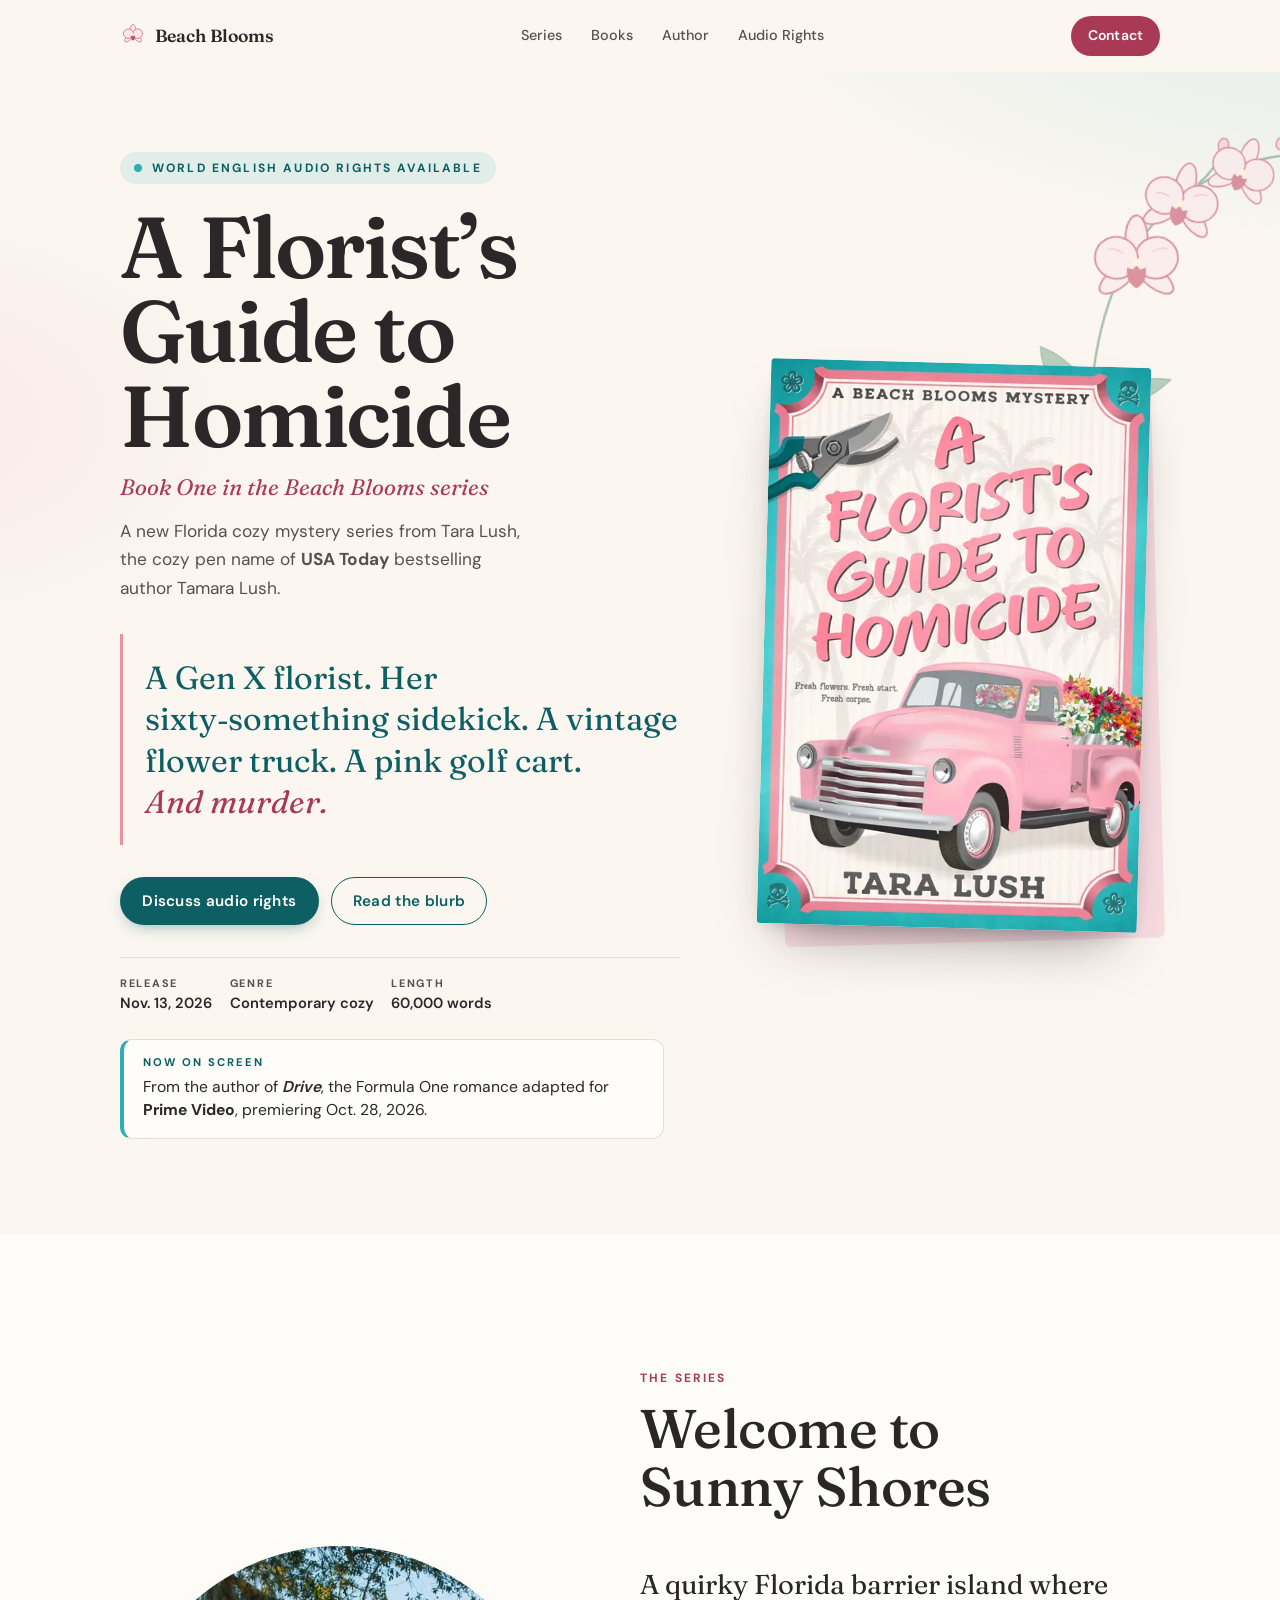
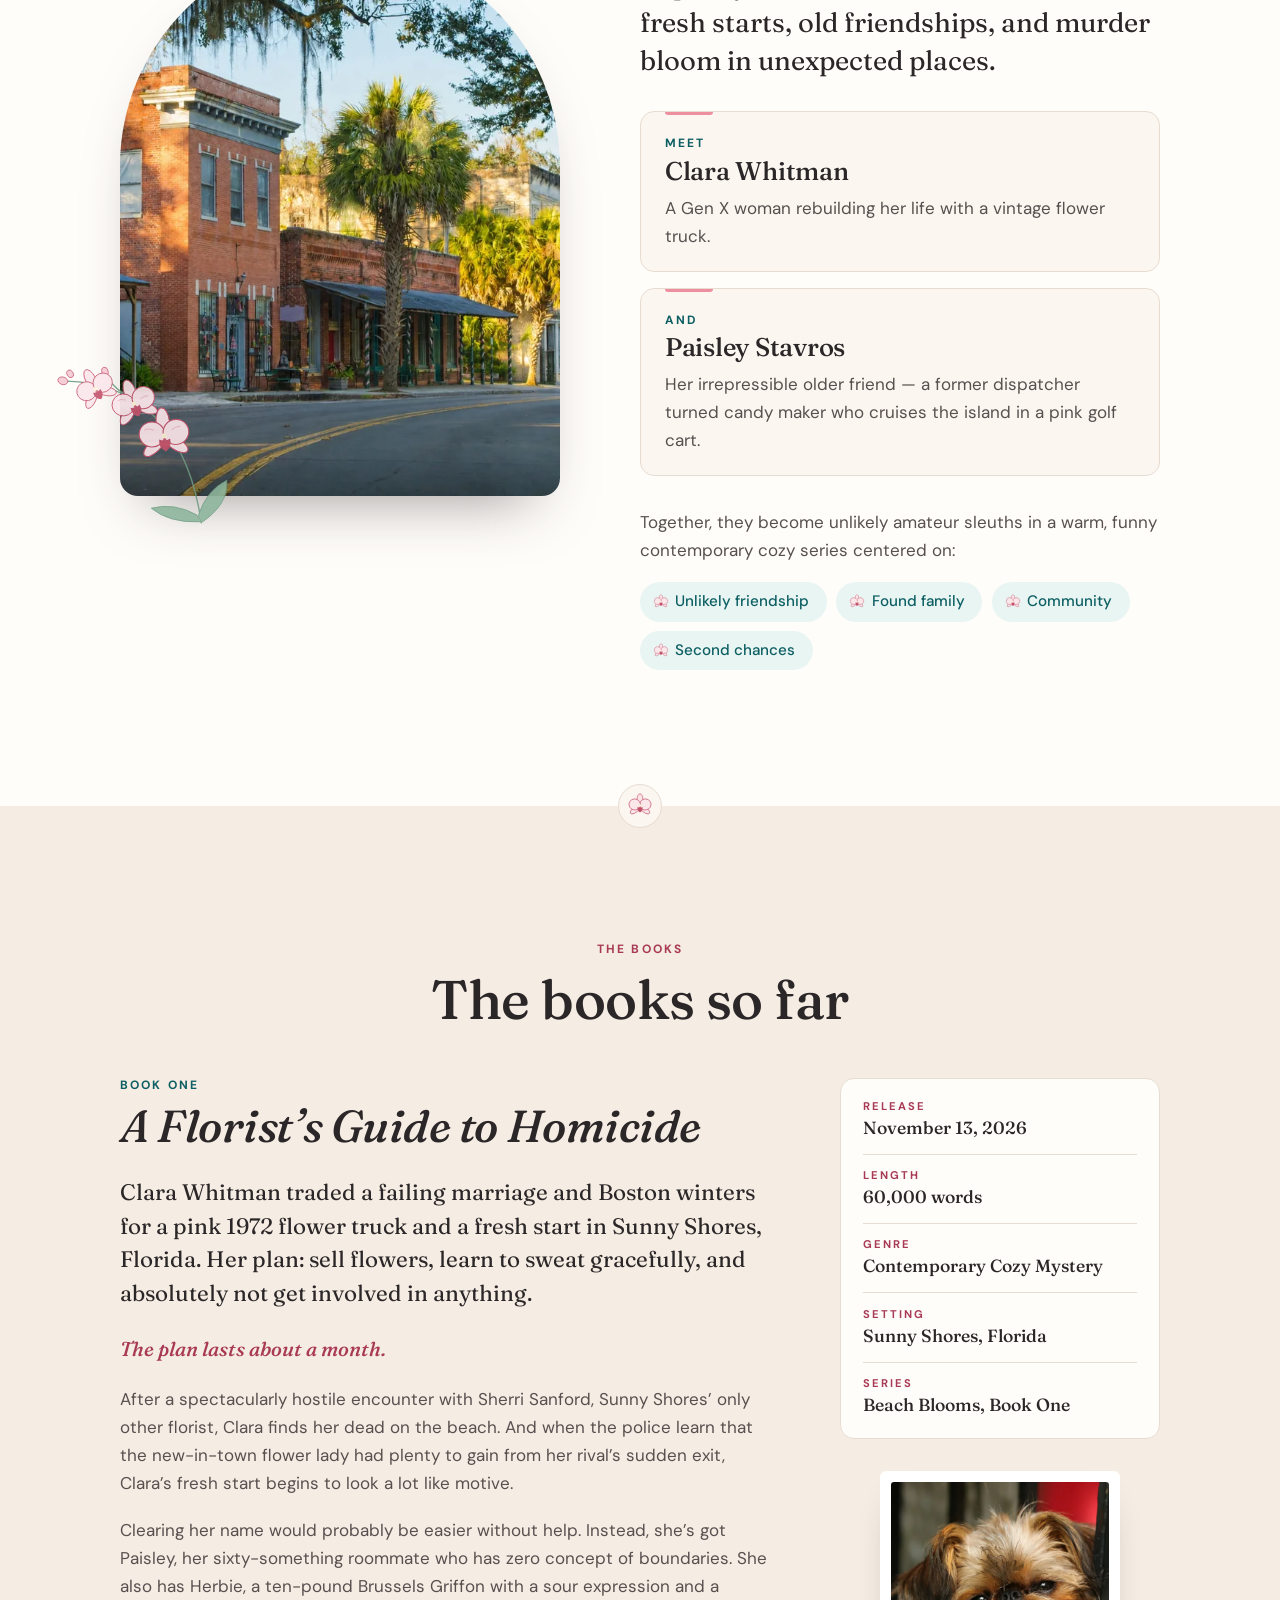
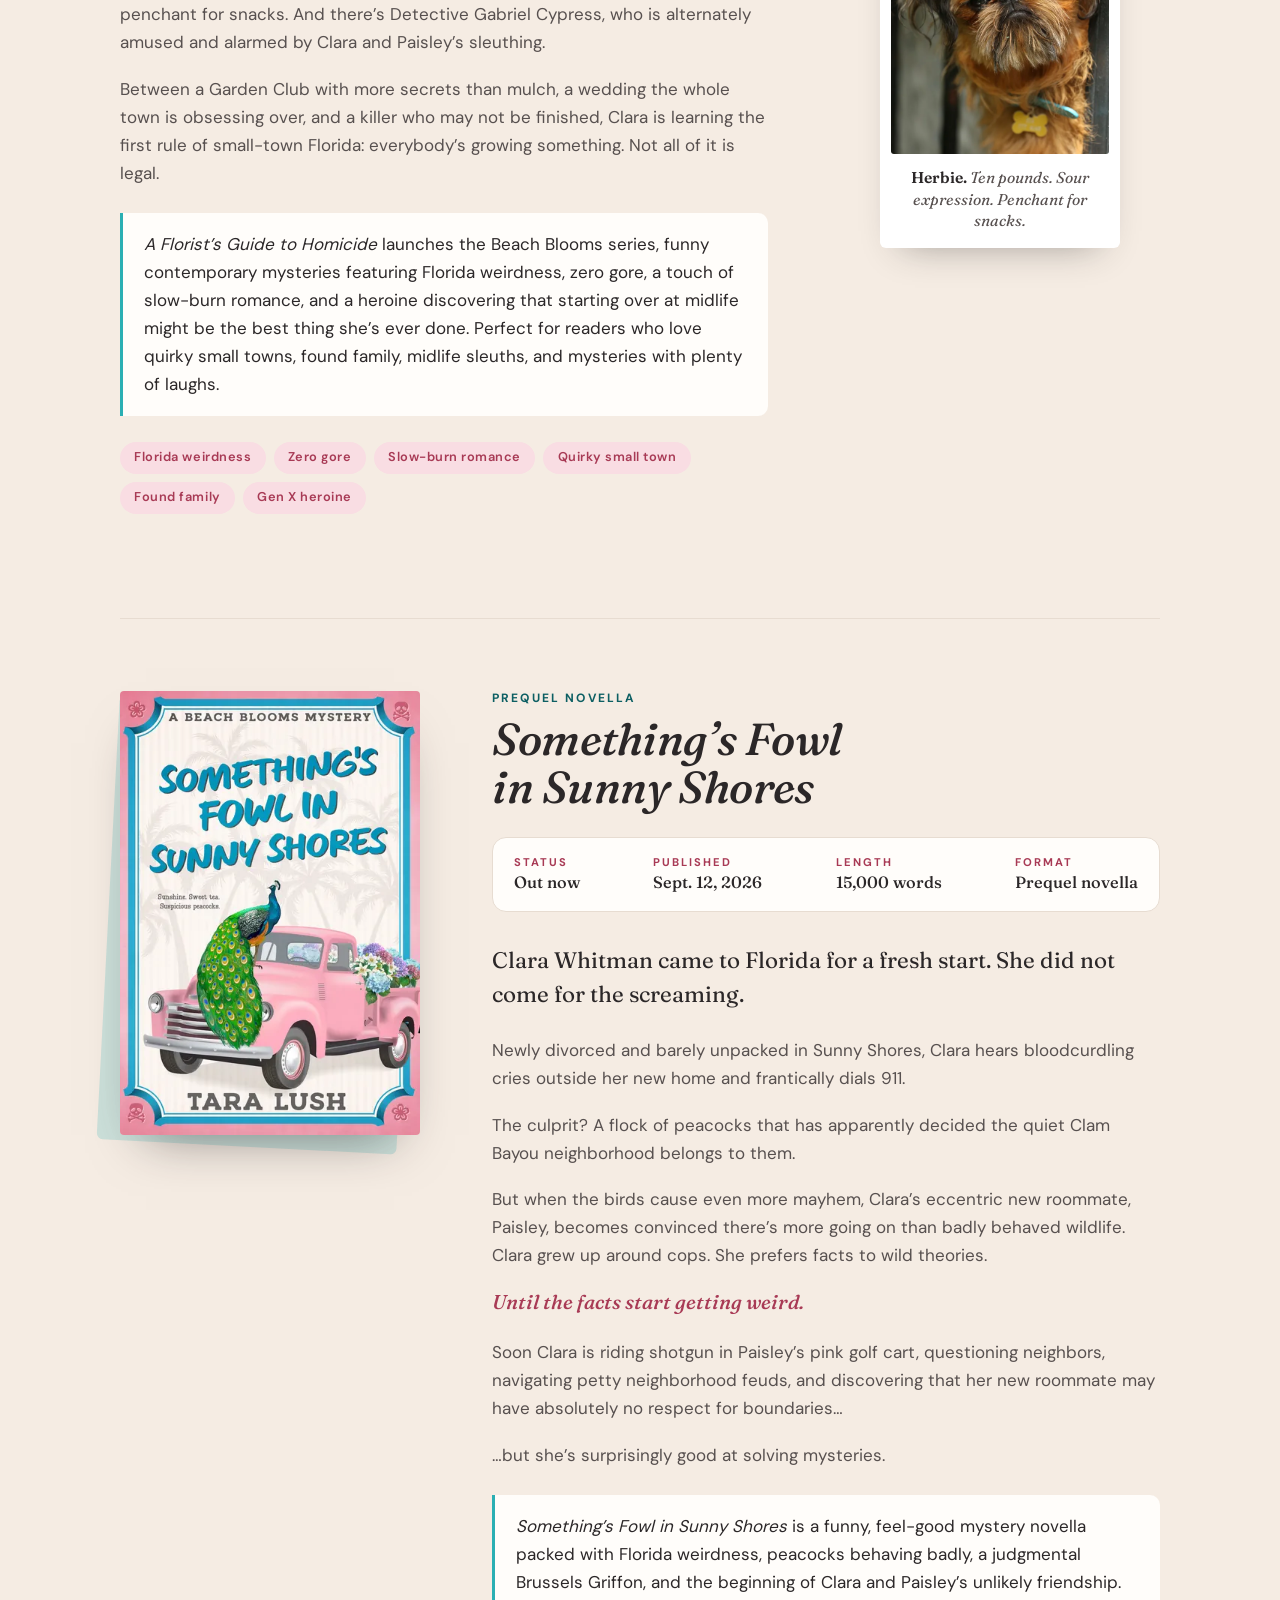
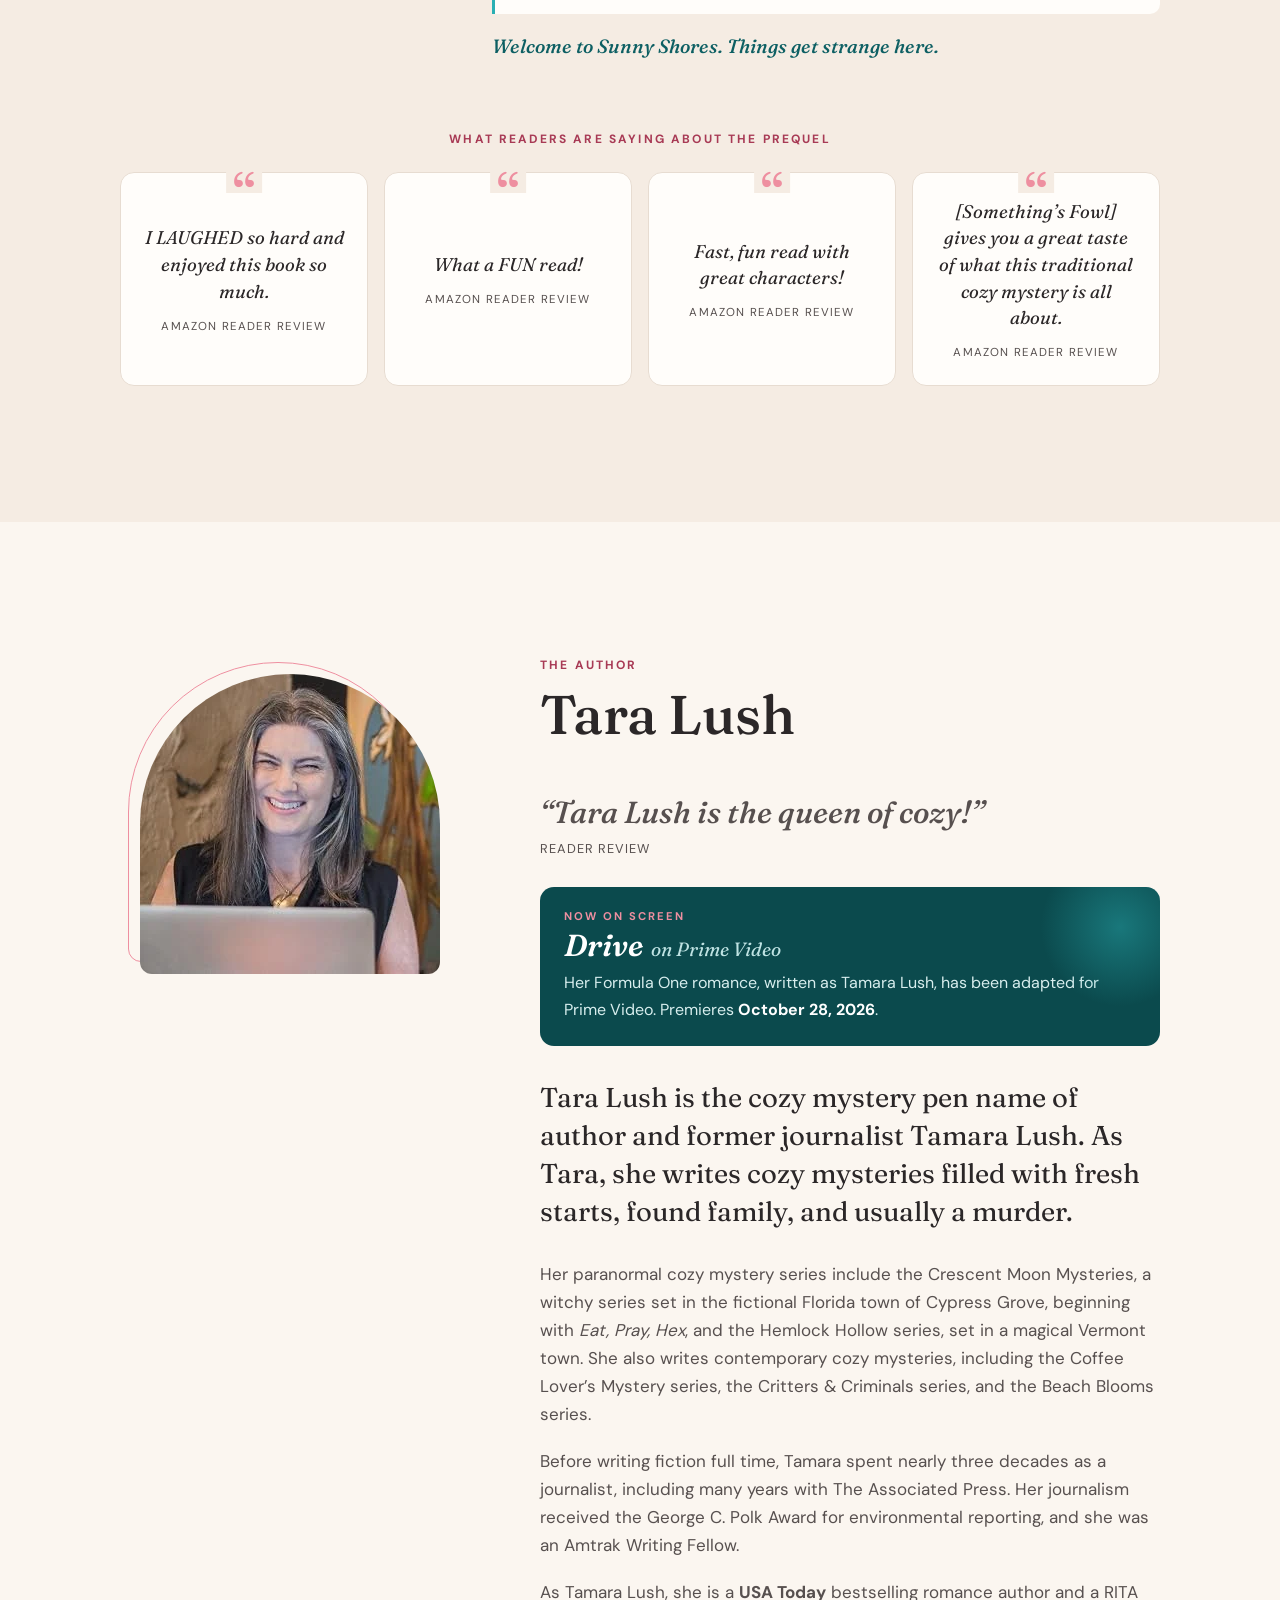
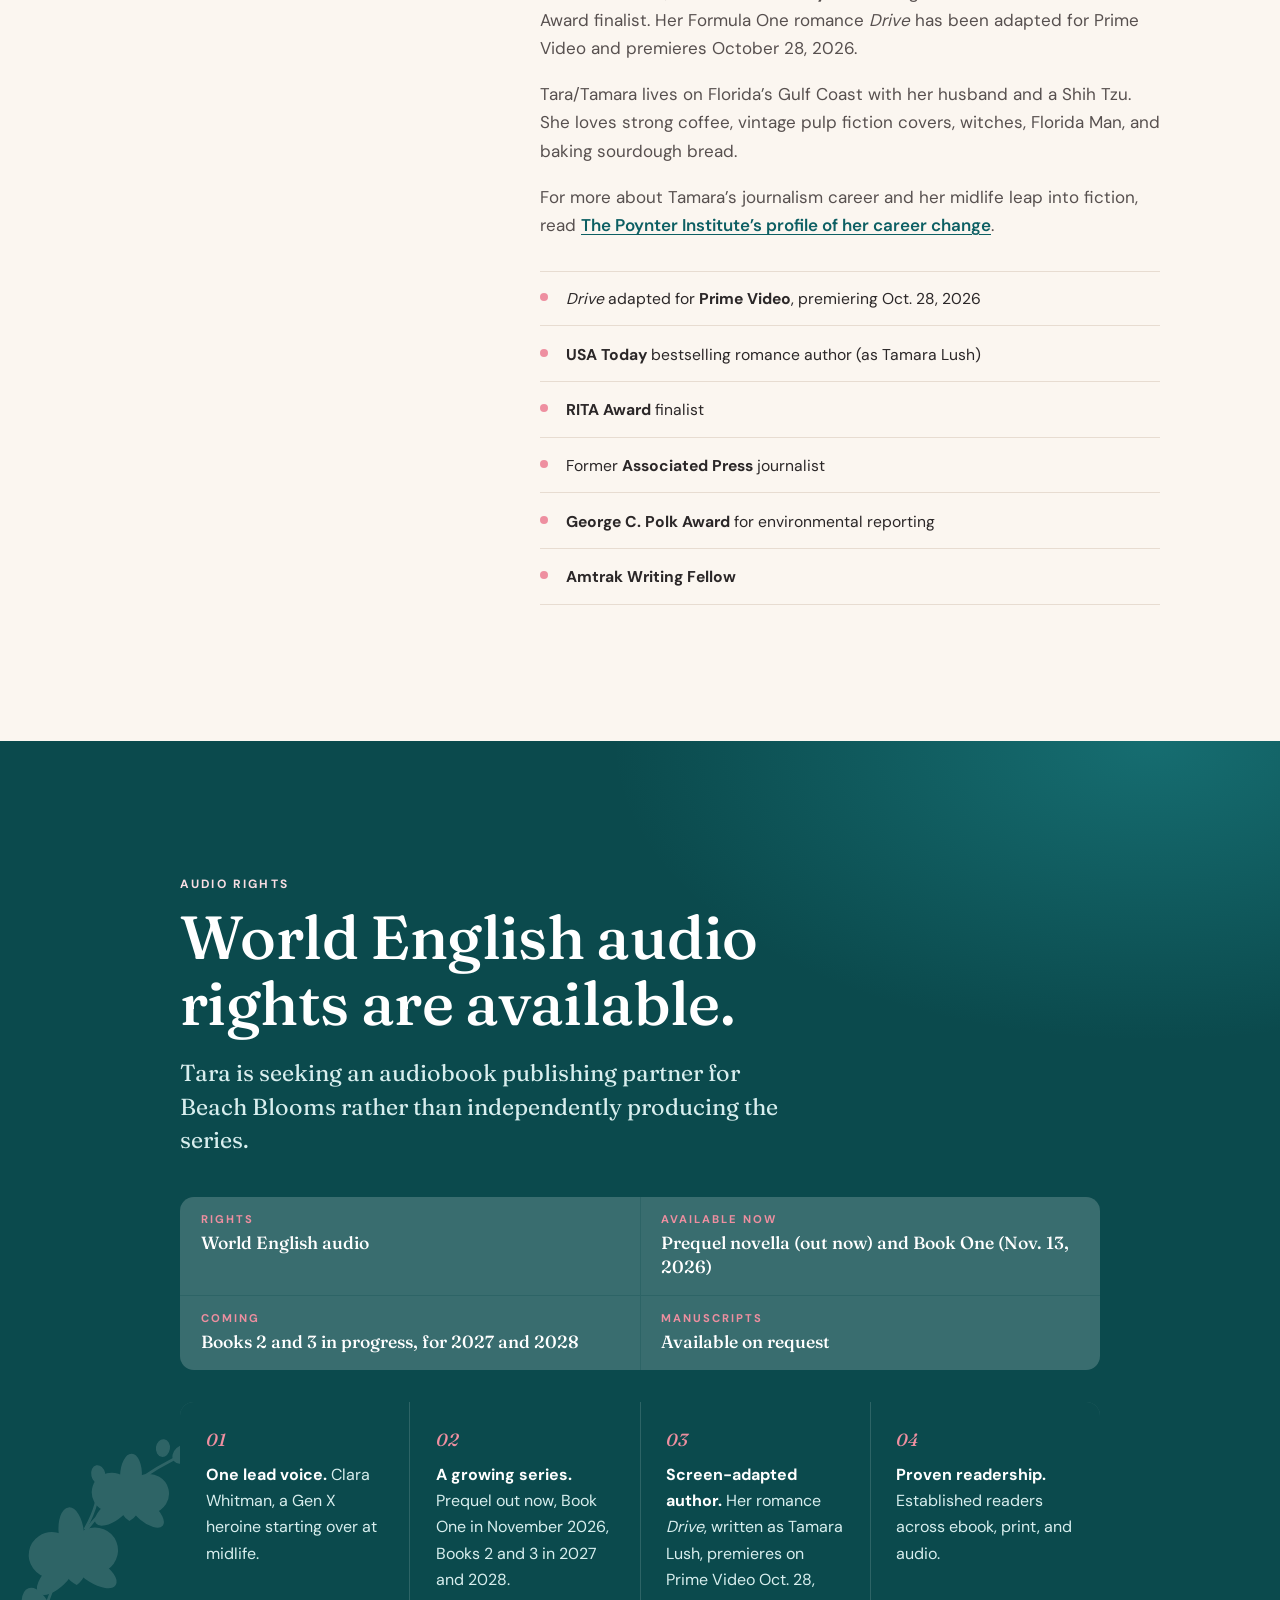
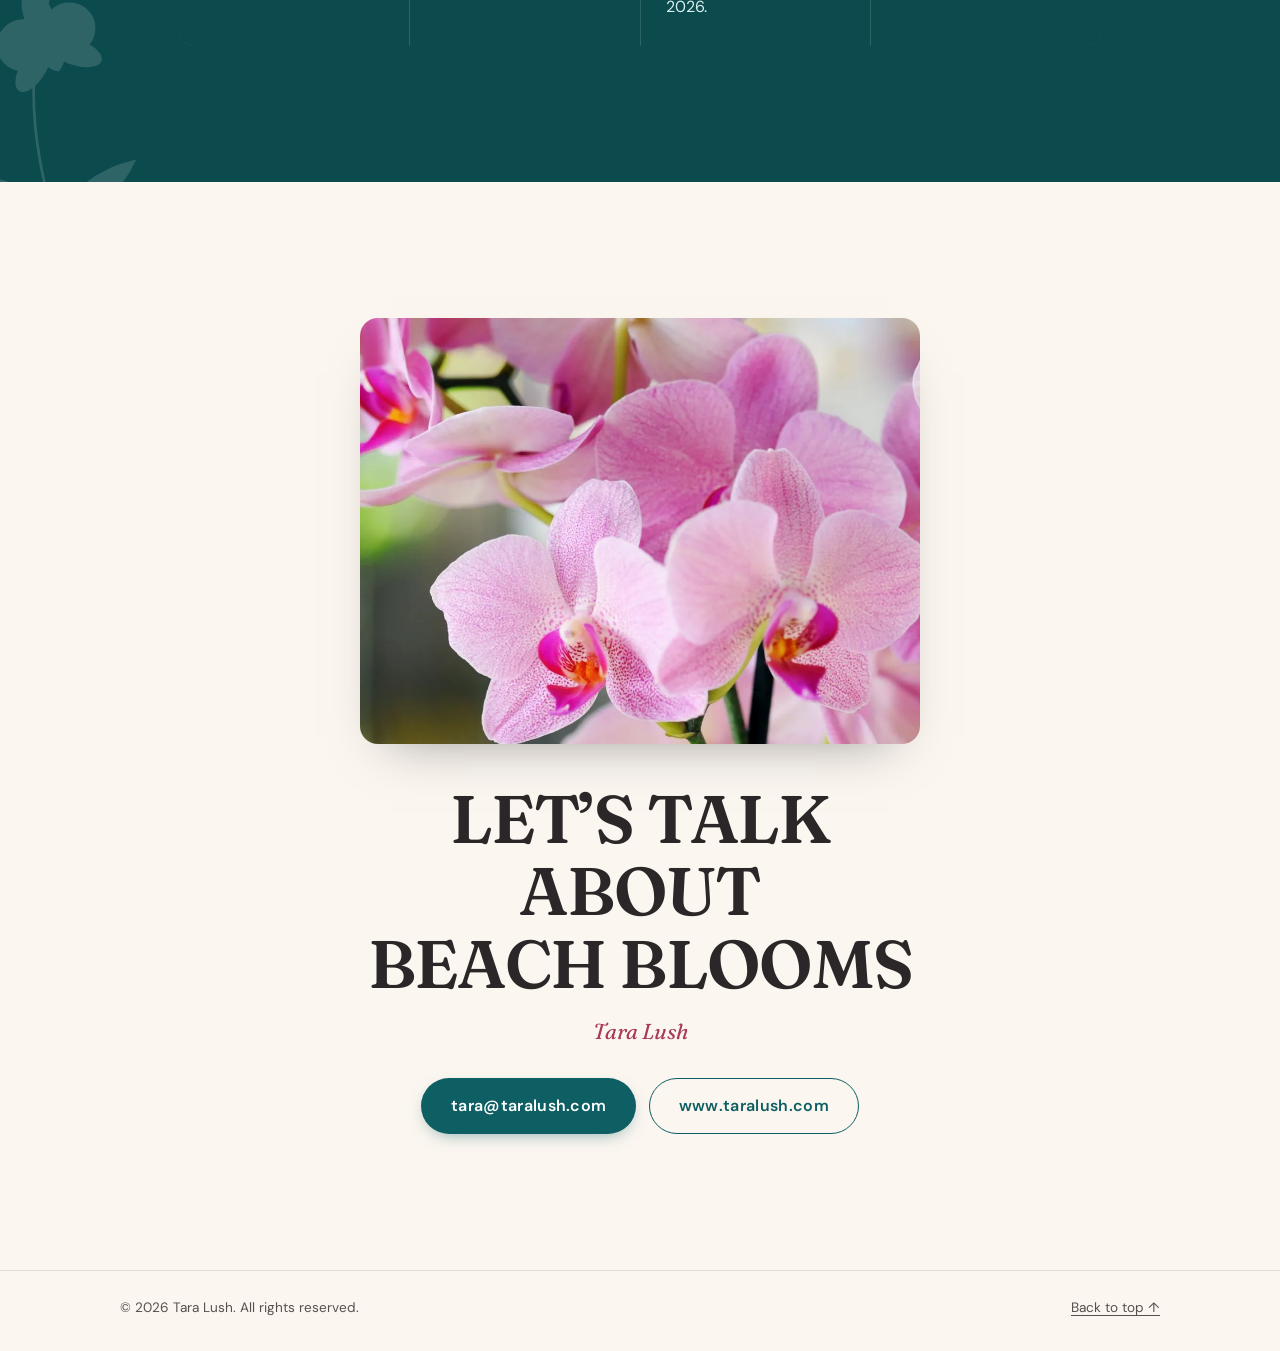
<file: index.html>
<!doctype html>
<html lang="en">
<head>
  <meta charset="utf-8">
  <meta name="viewport" content="width=device-width, initial-scale=1">
  <title>Beach Blooms — Audio Rights | Tara Lush</title>
  <meta name="description" content="A Florist's Guide to Homicide, Book One in the Beach Blooms series — a new Florida cozy mystery series from USA Today bestselling author Tara Lush. Audio rights available.">
  <meta name="theme-color" content="#FBF6F0">
  <!-- Private pitch page: ask search engines not to list or follow it -->
  <meta name="robots" content="noindex, nofollow">

  <!-- =========================================================
       OPEN GRAPH / SOCIAL PREVIEW
       This controls how the link looks when texted or emailed.
       >>> REPLACE "https://taralush.github.io/beach-blooms/"
           below with the real published URL (keep the trailing slash).
           og:image MUST be a full absolute URL to work in iMessage,
           Slack, LinkedIn, Gmail, etc.
       ========================================================= -->
  <link rel="canonical" href="https://taralush.github.io/beach-blooms/">
  <meta property="og:type" content="website">
  <meta property="og:site_name" content="Tara Lush">
  <meta property="og:title" content="Beach Blooms — Audio Rights Available">
  <meta property="og:description" content="A Gen X florist. Her sixty-something sidekick. A vintage flower truck. A pink golf cart. And murder. A new Florida cozy mystery series from Tara Lush, the cozy pen name of USA Today bestselling author Tamara Lush.">
  <meta property="og:url" content="https://taralush.github.io/beach-blooms/">
  <meta property="og:image" content="https://taralush.github.io/beach-blooms/og-image.jpg">
  <meta property="og:image:width" content="1200">
  <meta property="og:image:height" content="630">
  <meta property="og:image:alt" content="Cover of A Florist's Guide to Homicide by Tara Lush, with the words Audio Rights Available">
  <meta name="twitter:card" content="summary_large_image">
  <meta name="twitter:title" content="Beach Blooms — Audio Rights Available">
  <meta name="twitter:description" content="A Gen X florist. Her sixty-something sidekick. A vintage flower truck. A pink golf cart. And murder.">
  <meta name="twitter:image" content="https://taralush.github.io/beach-blooms/og-image.jpg">

  <!-- =========================================================
       FAVICONS (placeholders — swap files at the same paths)
       ========================================================= -->
  <link rel="icon" href="favicon.svg" type="image/svg+xml">
  <link rel="icon" href="favicon-32.png" sizes="32x32" type="image/png">
  <link rel="apple-touch-icon" href="apple-touch-icon.png">

  <!-- Self-hosted fonts (Fraunces + DM Sans, SIL Open Font License). No third-party requests. -->
  <link rel="preload" href="fraunces.woff2" as="font" type="font/woff2" crossorigin>
  <link rel="preload" href="dm-sans.woff2" as="font" type="font/woff2" crossorigin>
  <link rel="stylesheet" href="styles.css">
</head>
<body>
  <a class="skip-link" href="#main">Skip to content</a>

  <!-- ================= STICKY HEADER + CONTACT BUTTON ================= -->
  <header class="site-header" id="top">
    <div class="wrap header-inner">
      <a class="wordmark" href="#top" aria-label="Beach Blooms, back to top">
        <img src="orchid-bloom.svg" alt="" width="26" height="26">
        <span>Beach Blooms</span>
      </a>
      <nav class="header-nav" aria-label="Sections">
        <a href="#series">Series</a>
        <a href="#books">Books</a>
        <a href="#author">Author</a>
        <a href="#rights">Audio Rights</a>
      </nav>
      <a class="btn btn-contact" href="#contact">Contact</a>
    </div>
  </header>

  <main id="main">

    <!-- ================================ HERO ================================ -->
    <section class="hero" aria-labelledby="hero-title">
      <!-- DECORATIVE: orchid spray. Swap: orchid-spray.svg -->
      <img class="deco deco-hero-orchid" src="orchid-spray.svg" alt="" width="240" height="320">

      <div class="wrap hero-grid">
        <div class="hero-copy">
          <p class="eyebrow"><span class="dot" aria-hidden="true"></span> World English audio rights available</p>
          <h1 id="hero-title" class="hero-title">A Florist’s Guide to Homicide</h1>
          <p class="hero-sub">Book One in the Beach Blooms series</p>
          <p class="hero-lede">A new Florida cozy mystery series from Tara Lush, the cozy pen name of <strong>USA Today</strong> bestselling author Tamara&nbsp;Lush.</p>

          <blockquote class="hook">
            <p>A Gen X florist. Her sixty&#8209;something sidekick. A vintage flower truck. A pink golf cart. <span>And murder.</span></p>
          </blockquote>

          <div class="hero-actions">
            <a class="btn btn-primary" href="#contact">Discuss audio rights</a>
            <a class="btn btn-ghost" href="#books">Read the blurb</a>
          </div>

          <ul class="facts" aria-label="At a glance">
            <li><span>Release</span> Nov. 13, 2026</li>
            <li><span>Genre</span> Contemporary cozy</li>
            <li><span>Length</span> 60,000 words</li>
          </ul>

          <!-- DRIVE spotlight -->
          <a class="spotlight" href="#author">
            <span class="spotlight-tag">Now on screen</span>
            <span class="spotlight-text">From the author of <cite>Drive</cite>, the Formula One romance adapted for <strong>Prime Video</strong>, premiering Oct.&nbsp;28,&nbsp;2026.</span>
          </a>
        </div>

        <div class="hero-art">
          <!-- =====================================================
               BOOK ONE COVER
               Files: cover-480/800/1100 (.webp + .jpg).
               To update, replace them with the same names.
               ===================================================== -->
          <figure class="cover">
            <picture>
              <source type="image/webp"
                      srcset="cover-480.webp 480w, cover-800.webp 800w, cover-1100.webp 1100w"
                      sizes="(min-width: 960px) 380px, 72vw">
              <img src="cover-800.jpg"
                   srcset="cover-480.jpg 480w, cover-800.jpg 800w, cover-1100.jpg 1100w"
                   sizes="(min-width: 960px) 380px, 72vw"
                   width="800" height="1189"
                   alt="Cover of A Florist’s Guide to Homicide, A Beach Blooms Mystery, by Tara Lush: a pink vintage pickup truck filled with lilies under palm trees."
                   fetchpriority="high">
            </picture>
          </figure>
        </div>
      </div>
    </section>

    <!-- ============================= THE SERIES ============================= -->
    <section class="section series" id="series" aria-labelledby="series-title">
      <div class="wrap series-grid">
        <!-- =====================================================
             FEATURED PHOTO: small-town Florida street (Canva)
             Files: truck-blooms-600/1000 (.webp + .jpg)
             ===================================================== -->
        <figure class="series-photo reveal">
          <img class="deco deco-series-orchid" src="orchid-spray.svg" alt="" width="240" height="320" loading="lazy">
          <picture>
            <source type="image/webp" srcset="truck-blooms-600.webp 600w, truck-blooms-1000.webp 1000w" sizes="(min-width: 960px) 440px, 90vw">
            <img src="truck-blooms-600.jpg"
                 srcset="truck-blooms-600.jpg 600w, truck-blooms-1000.jpg 1000w"
                 sizes="(min-width: 960px) 440px, 90vw"
                 width="600" height="750" loading="lazy" decoding="async"
                 alt="Brick storefronts, palms and Spanish moss on a quiet small-town Florida street.">
          </picture>
        </figure>

        <div class="series-copy">
          <header class="section-head left">
            <p class="kicker">The Series</p>
            <h2 id="series-title">Welcome to Sunny Shores</h2>
          </header>

          <p class="lead reveal">A quirky Florida barrier island where fresh starts, old friendships, and murder bloom in unexpected places.</p>

          <div class="duo">
            <article class="card reveal">
              <p class="card-tag">Meet</p>
              <h3>Clara Whitman</h3>
              <p>A Gen X woman rebuilding her life with a vintage flower truck.</p>
            </article>
            <article class="card reveal">
              <p class="card-tag">And</p>
              <h3>Paisley Stavros</h3>
              <p>Her irrepressible older friend — a former dispatcher turned candy maker who cruises the island in a pink golf cart.</p>
            </article>
          </div>

          <p class="reveal muted">Together, they become unlikely amateur sleuths in a warm, funny contemporary cozy series centered on:</p>
          <ul class="pillars reveal">
            <li>Unlikely friendship</li>
            <li>Found family</li>
            <li>Community</li>
            <li>Second chances</li>
          </ul>
        </div>
      </div>
    </section>

    <!-- ============================== THE BOOKS ============================= -->
    <section class="section books" id="books" aria-labelledby="books-title">
      <div class="wrap">
        <header class="section-head">
          <img class="section-icon" src="orchid-bloom.svg" alt="" width="40" height="40">
          <p class="kicker">The Books</p>
          <h2 id="books-title">The books so far</h2>
        </header>

        <!-- ---------- BOOK ONE ---------- -->
        <article class="book-one" aria-labelledby="book1-title">
          <div class="blurb">
            <p class="book-label">Book One</p>
            <h3 id="book1-title" class="book-title"><cite>A Florist’s Guide to Homicide</cite></h3>

            <div class="blurb-text reveal">
              <p class="blurb-open">Clara Whitman traded a failing marriage and Boston winters for a pink 1972 flower truck and a fresh start in Sunny Shores, Florida. Her plan: sell flowers, learn to sweat gracefully, and absolutely not get involved in anything.</p>
              <p class="beat">The plan lasts about a month.</p>
              <p>After a spectacularly hostile encounter with Sherri Sanford, Sunny Shores’ only other florist, Clara finds her dead on the beach. And when the police learn that the new-in-town flower lady had plenty to gain from her rival’s sudden exit, Clara’s fresh start begins to look a lot like motive.</p>
              <p>Clearing her name would probably be easier without help. Instead, she’s got Paisley, her sixty-something roommate who has zero concept of boundaries. She also has Herbie, a ten-pound Brussels Griffon with a sour expression and a penchant for snacks. And there’s Detective Gabriel Cypress, who is alternately amused and alarmed by Clara and Paisley’s sleuthing.</p>
              <p>Between a Garden Club with more secrets than mulch, a wedding the whole town is obsessing over, and a killer who may not be finished, Clara is learning the first rule of small-town Florida: everybody’s growing something. Not all of it is legal.</p>
              <p class="blurb-close"><cite>A Florist’s Guide to Homicide</cite> launches the Beach Blooms series, funny contemporary mysteries featuring Florida weirdness, zero gore, a touch of slow-burn romance, and a heroine discovering that starting over at midlife might be the best thing she’s ever done. Perfect for readers who love quirky small towns, found family, midlife sleuths, and mysteries with plenty of laughs.</p>
            </div>

            <ul class="chips reveal" aria-label="Reader appeal">
              <li>Florida weirdness</li><li>Zero gore</li><li>Slow-burn romance</li><li>Quirky small town</li><li>Found family</li><li>Gen X heroine</li>
            </ul>
          </div>

          <aside class="book-aside">
            <dl class="specs reveal">
              <div><dt>Release</dt><dd>November 13, 2026</dd></div>
              <div><dt>Length</dt><dd>60,000 words</dd></div>
              <div><dt>Genre</dt><dd>Contemporary Cozy Mystery</dd></div>
              <div><dt>Setting</dt><dd>Sunny Shores, Florida</dd></div>
              <div><dt>Series</dt><dd>Beach Blooms, Book One</dd></div>
            </dl>

            <!-- =====================================================
                 CAMEO PHOTO: Herbie, the judgmental Brussels griffon
                 File: herbie-382 (.webp + .jpg)
                 ===================================================== -->
            <figure class="herbie reveal">
              <picture>
                <source type="image/webp" srcset="herbie-382.webp">
                <img src="herbie-382.jpg" width="600" height="750" loading="lazy" decoding="async"
                     alt="A shaggy Brussels griffon giving the camera a deeply unimpressed look.">
              </picture>
              <figcaption><strong>Herbie.</strong> Ten pounds. Sour expression. Penchant for snacks.</figcaption>
            </figure>
          </aside>
        </article>

        <!-- ---------- PREQUEL NOVELLA ---------- -->
        <article class="prequel" aria-labelledby="prequel-title">
          <!-- =====================================================
               PREQUEL COVER
               Files: prequel-cover-400/700 (.webp + .jpg)
               ===================================================== -->
          <figure class="prequel-cover reveal">
            <picture>
              <source type="image/webp" srcset="prequel-cover-400.webp 400w, prequel-cover-700.webp 700w" sizes="(min-width: 960px) 300px, 60vw">
              <img src="prequel-cover-400.jpg"
                   srcset="prequel-cover-400.jpg 400w, prequel-cover-700.jpg 700w"
                   sizes="(min-width: 960px) 300px, 60vw"
                   width="400" height="592" loading="lazy" decoding="async"
                   alt="Cover of Something’s Fowl in Sunny Shores, A Beach Blooms Mystery, by Tara Lush: a peacock perched on the hood of a pink vintage flower truck.">
            </picture>
          </figure>

          <div class="prequel-copy">
            <p class="book-label">Prequel Novella</p>
            <h3 id="prequel-title" class="book-title"><cite>Something’s Fowl in Sunny Shores</cite></h3>

            <dl class="specs mini reveal">
              <div><dt>Status</dt><dd>Out now</dd></div>
              <div><dt>Published</dt><dd>Sept. 12, 2026</dd></div>
              <div><dt>Length</dt><dd>15,000 words</dd></div>
              <div><dt>Format</dt><dd>Prequel novella</dd></div>
            </dl>

            <div class="blurb-text reveal">
              <p class="blurb-open">Clara Whitman came to Florida for a fresh start. She did not come for the screaming.</p>
              <p>Newly divorced and barely unpacked in Sunny Shores, Clara hears bloodcurdling cries outside her new home and frantically dials 911.</p>
              <p>The culprit? A flock of peacocks that has apparently decided the quiet Clam Bayou neighborhood belongs to them.</p>
              <p>But when the birds cause even more mayhem, Clara’s eccentric new roommate, Paisley, becomes convinced there’s more going on than badly behaved wildlife. Clara grew up around cops. She prefers facts to wild theories.</p>
              <p class="beat">Until the facts start getting weird.</p>
              <p>Soon Clara is riding shotgun in Paisley’s pink golf cart, questioning neighbors, navigating petty neighborhood feuds, and discovering that her new roommate may have absolutely no respect for boundaries…</p>
              <p>…but she’s surprisingly good at solving mysteries.</p>
              <p class="blurb-close"><cite>Something’s Fowl in Sunny Shores</cite> is a funny, feel-good mystery novella packed with Florida weirdness, peacocks behaving badly, a judgmental Brussels Griffon, and the beginning of Clara and Paisley’s unlikely friendship.</p>
              <p class="signoff">Welcome to Sunny Shores. Things get strange here.</p>
            </div>
          </div>
        </article>

        <!-- ---------- PREQUEL READER REVIEWS ---------- -->
        <section class="reviews" aria-labelledby="reviews-title">
          <p class="kicker" id="reviews-title">What readers are saying about the prequel</p>
          <ul class="review-list">
            <li class="reveal"><blockquote><p>I LAUGHED so hard and enjoyed this book so much.</p></blockquote><span class="src">Amazon reader review</span></li>
            <li class="reveal"><blockquote><p>What a FUN read!</p></blockquote><span class="src">Amazon reader review</span></li>
            <li class="reveal"><blockquote><p>Fast, fun read with great characters!</p></blockquote><span class="src">Amazon reader review</span></li>
            <li class="reveal"><blockquote><p>[<cite>Something’s Fowl</cite>] gives you a great taste of what this traditional cozy mystery is all about.</p></blockquote><span class="src">Amazon reader review</span></li>
          </ul>
        </section>
      </div>
    </section>

    <!-- ============================= THE AUTHOR ============================= -->
    <section class="section author" id="author" aria-labelledby="author-title">
      <div class="wrap author-grid">
        <div class="author-photo reveal">
          <!-- =====================================================
               AUTHOR PHOTO: tara-lush.jpg / tara-lush.webp (square).
               For a sharper image, replace both with a larger square
               version (600×600 or more) using the same file names.
               ===================================================== -->
          <picture>
            <source type="image/webp" srcset="tara-lush.webp">
            <img src="tara-lush.jpg" width="300" height="300" loading="lazy" decoding="async"
                 alt="Author Tara Lush, smiling, at her laptop.">
          </picture>
        </div>

        <div class="author-copy">
          <header class="section-head left">
            <p class="kicker">The Author</p>
            <h2 id="author-title">Tara Lush</h2>
          </header>
          <figure class="author-quote reveal">
            <blockquote><p>“Tara Lush is the queen of cozy!”</p></blockquote>
            <figcaption>Reader review</figcaption>
          </figure>

          <!-- DRIVE feature -->
          <aside class="drive-card reveal" aria-label="Drive on Prime Video">
            <p class="drive-tag">Now on screen</p>
            <p class="drive-title"><cite>Drive</cite> <span>on Prime Video</span></p>
            <p class="drive-text">Her Formula One romance, written as Tamara Lush, has been adapted for Prime Video. Premieres <strong>October 28, 2026</strong>.</p>
          </aside>
          <p class="lead reveal">Tara Lush is the cozy mystery pen name of author and former journalist Tamara Lush. As Tara, she writes cozy mysteries filled with fresh starts, found family, and usually a murder.</p>
          <p class="reveal">Her paranormal cozy mystery series include the Crescent Moon Mysteries, a witchy series set in the fictional Florida town of Cypress Grove, beginning with <cite>Eat, Pray, Hex</cite>, and the Hemlock Hollow series, set in a magical Vermont town. She also writes contemporary cozy mysteries, including the Coffee Lover’s Mystery series, the Critters &amp; Criminals series, and the Beach Blooms series.</p>
          <p class="reveal">Before writing fiction full time, Tamara spent nearly three decades as a journalist, including many years with The Associated Press. Her journalism received the George&nbsp;C. Polk Award for environmental reporting, and she was an Amtrak Writing Fellow.</p>
          <p class="reveal">As Tamara Lush, she is a <strong>USA Today</strong> bestselling romance author and a RITA Award finalist. Her Formula One romance <cite>Drive</cite> has been adapted for Prime Video and premieres October 28, 2026.</p>
          <p class="reveal">Tara/Tamara lives on Florida’s Gulf Coast with her husband and a Shih Tzu. She loves strong coffee, vintage pulp fiction covers, witches, Florida Man, and baking sourdough bread.</p>
          <p class="reveal">For more about Tamara’s journalism career and her midlife leap into fiction, read <a href="https://www.poynter.org/business-work/2021/tamara-lush-left-the-ap-and-journalism-for-fiction-she-has-no-regrets/" target="_blank" rel="noopener">The Poynter Institute’s profile of her career change</a>.</p>

          <ul class="creds reveal" aria-label="Highlights">
            <li><cite>Drive</cite> adapted for <strong>Prime Video</strong>, premiering Oct. 28, 2026</li>
            <li><strong>USA Today</strong> bestselling romance author (as Tamara Lush)</li>
            <li><strong>RITA Award</strong> finalist</li>
            <li>Former <strong>Associated Press</strong> journalist</li>
            <li><strong>George C. Polk Award</strong> for environmental reporting</li>
            <li><strong>Amtrak Writing Fellow</strong></li>
          </ul>
        </div>
      </div>
    </section>

    <!-- ============================ AUDIO RIGHTS ============================ -->
    <section class="section rights" id="rights" aria-labelledby="rights-title">
      <img class="deco deco-rights-orchid" src="orchid-spray.svg" alt="" width="240" height="320" loading="lazy">
      <div class="wrap rights-inner">
        <p class="kicker light">Audio Rights</p>
        <h2 id="rights-title">World English audio rights are available.</h2>
        <p class="rights-lede">Tara is seeking an audiobook publishing partner for Beach Blooms rather than independently producing the series.</p>

        <dl class="glance">
          <div><dt>Rights</dt><dd>World English audio</dd></div>
          <div><dt>Available now</dt><dd>Prequel novella (out now) and Book One (Nov. 13, 2026)</dd></div>
          <div><dt>Coming</dt><dd>Books 2 and 3 in progress, for 2027 and 2028</dd></div>
          <div><dt>Manuscripts</dt><dd>Available on request</dd></div>
        </dl>

        <ul class="rights-points">
          <li><span class="num">01</span><span><strong>One lead voice.</strong> Clara Whitman, a Gen X heroine starting over at midlife.</span></li>
          <li><span class="num">02</span><span><strong>A growing series.</strong> Prequel out now, Book One in November 2026, Books 2 and 3 in 2027 and 2028.</span></li>
          <li><span class="num">03</span><span><strong>Screen-adapted author.</strong> Her romance <cite>Drive</cite>, written as Tamara Lush, premieres on Prime Video Oct. 28, 2026.</span></li>
          <li><span class="num">04</span><span><strong>Proven readership.</strong> Established readers across ebook, print, and audio.</span></li>
        </ul>
      </div>
    </section>

    <!-- =============================== CONTACT ============================== -->
    <section class="section contact" id="contact" aria-labelledby="contact-title">
      <div class="wrap contact-inner">
        <!-- PHOTO: pink orchids. File: truck-side-698 (.webp + .jpg) — name kept from an earlier version -->
        <figure class="contact-photo reveal">
          <picture>
            <source type="image/webp" srcset="truck-side-698.webp">
            <img src="truck-side-698.jpg" width="1000" height="762" loading="lazy" decoding="async"
                 alt="Close-up of pink phalaenopsis orchids.">
          </picture>
        </figure>

        <h2 id="contact-title">Let’s talk about Beach&nbsp;Blooms</h2>
        <p class="contact-name">Tara Lush</p>

        <div class="contact-actions">
          <!-- CONTACT EMAIL: change both the href and the visible text if it ever changes -->
          <a class="btn btn-primary btn-lg" href="mailto:tara@taralush.com?subject=Beach%20Blooms%20audio%20rights">tara@taralush.com</a>
          <a class="btn btn-ghost btn-lg" href="https://www.taralush.com" rel="noopener">www.taralush.com</a>
        </div>
      </div>
    </section>
  </main>

  <footer class="site-footer">
    <div class="wrap footer-inner">
      <p>© <span data-year>2026</span> Tara Lush. All rights reserved.</p>
      <a href="#top">Back to top ↑</a>
    </div>
  </footer>

  <script src="main.js" defer></script>
</body>
</html>
</file>
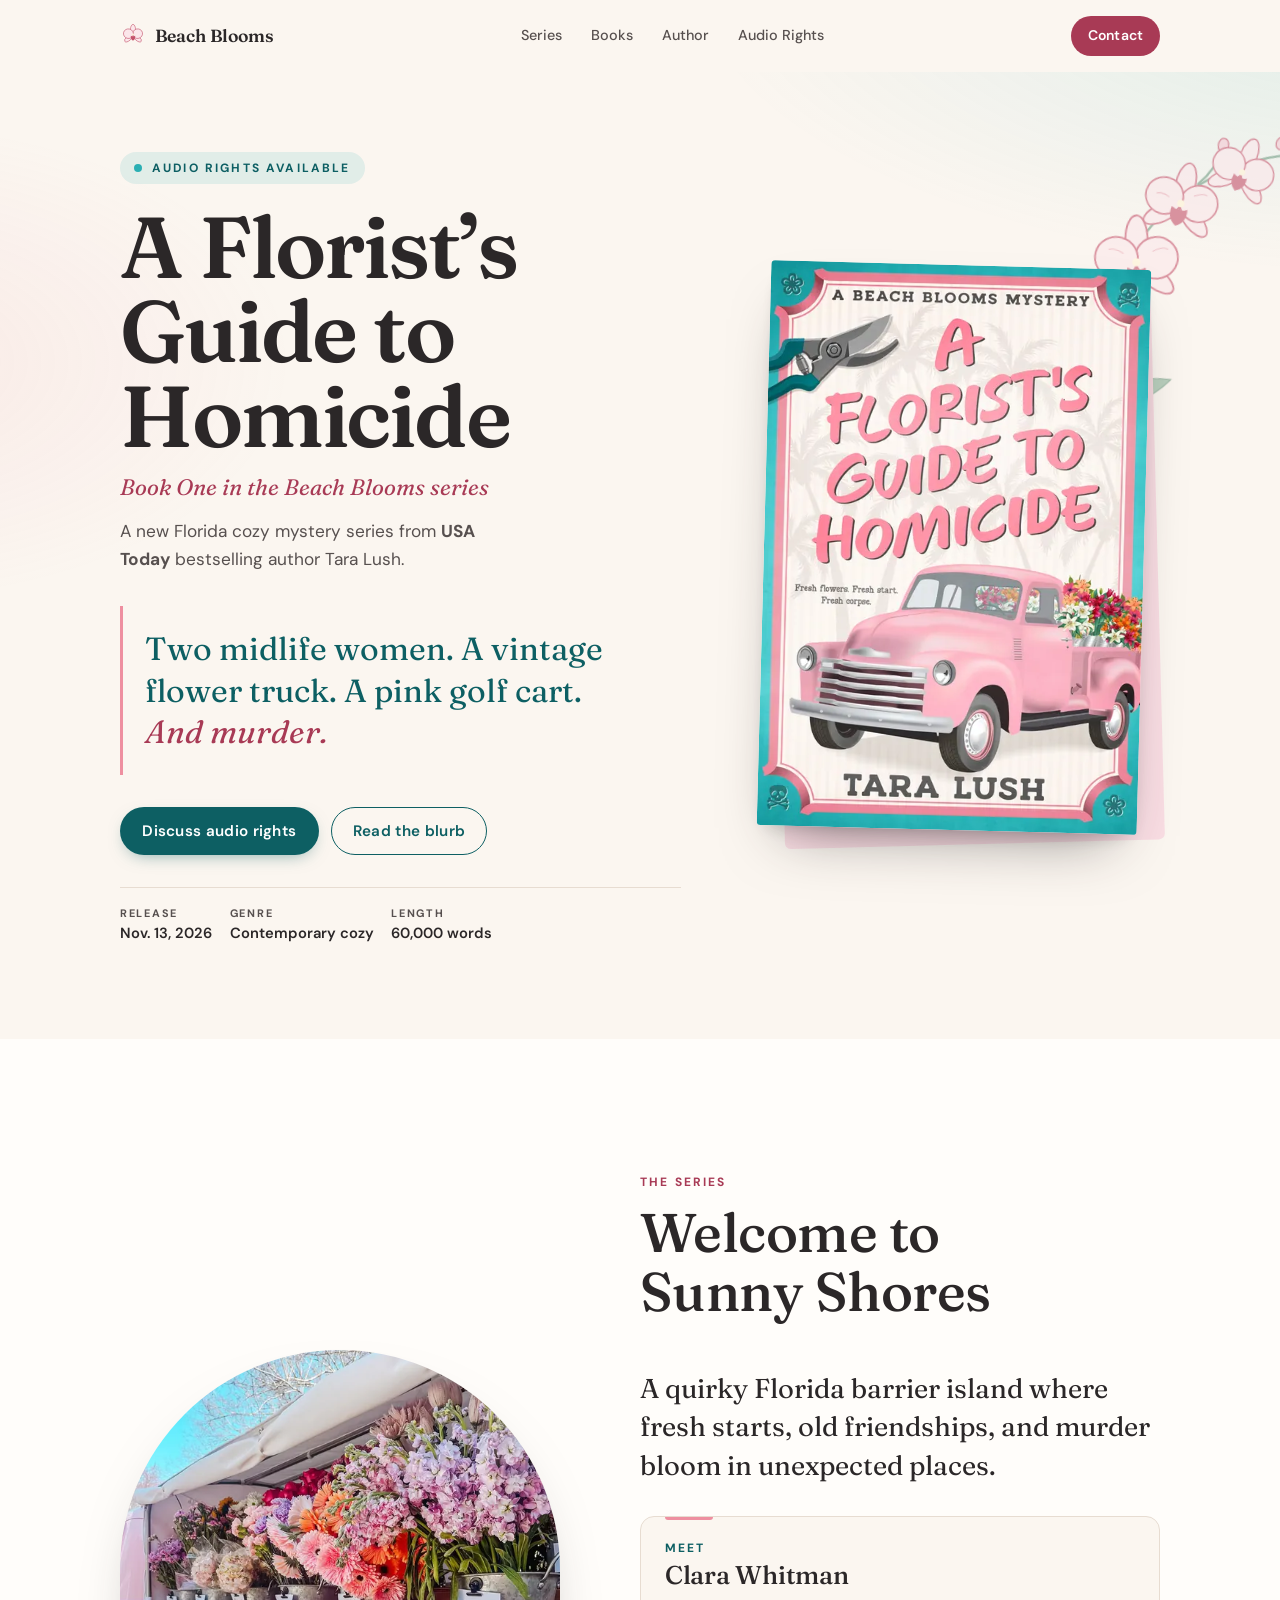
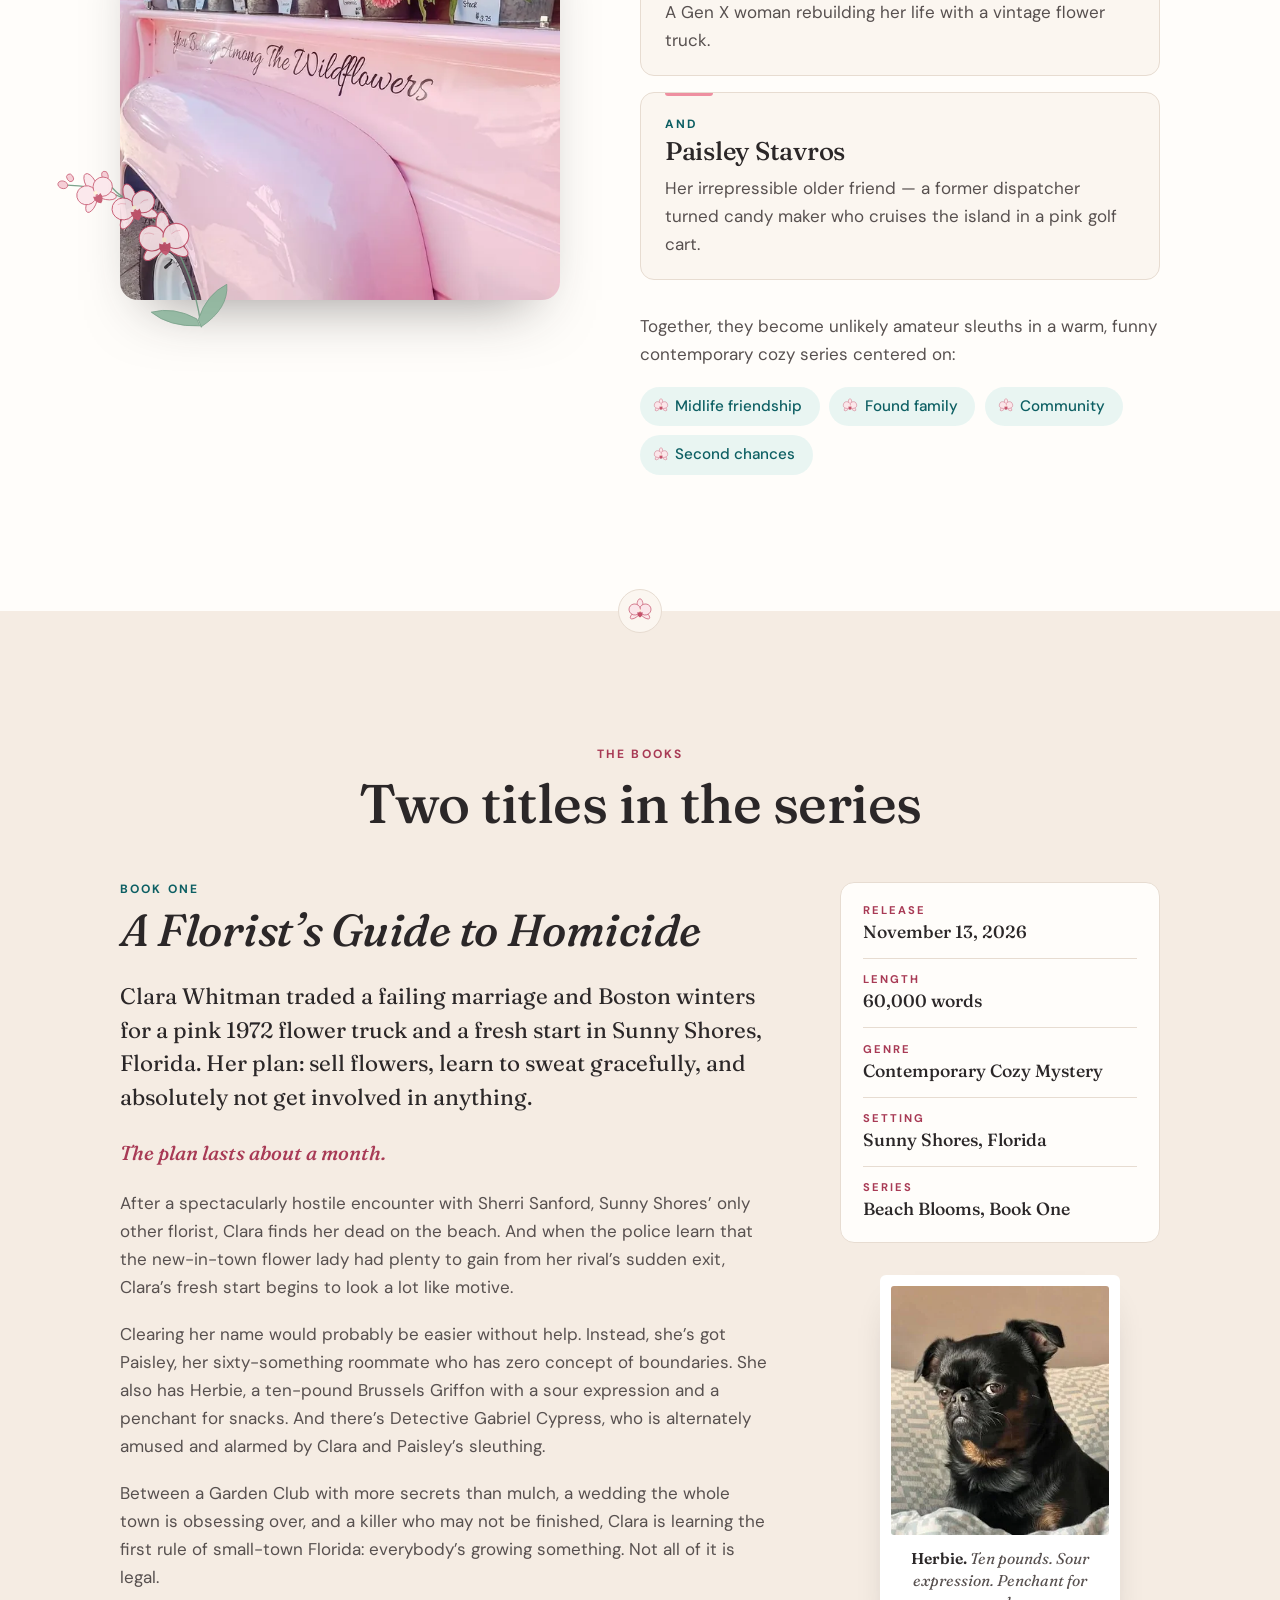
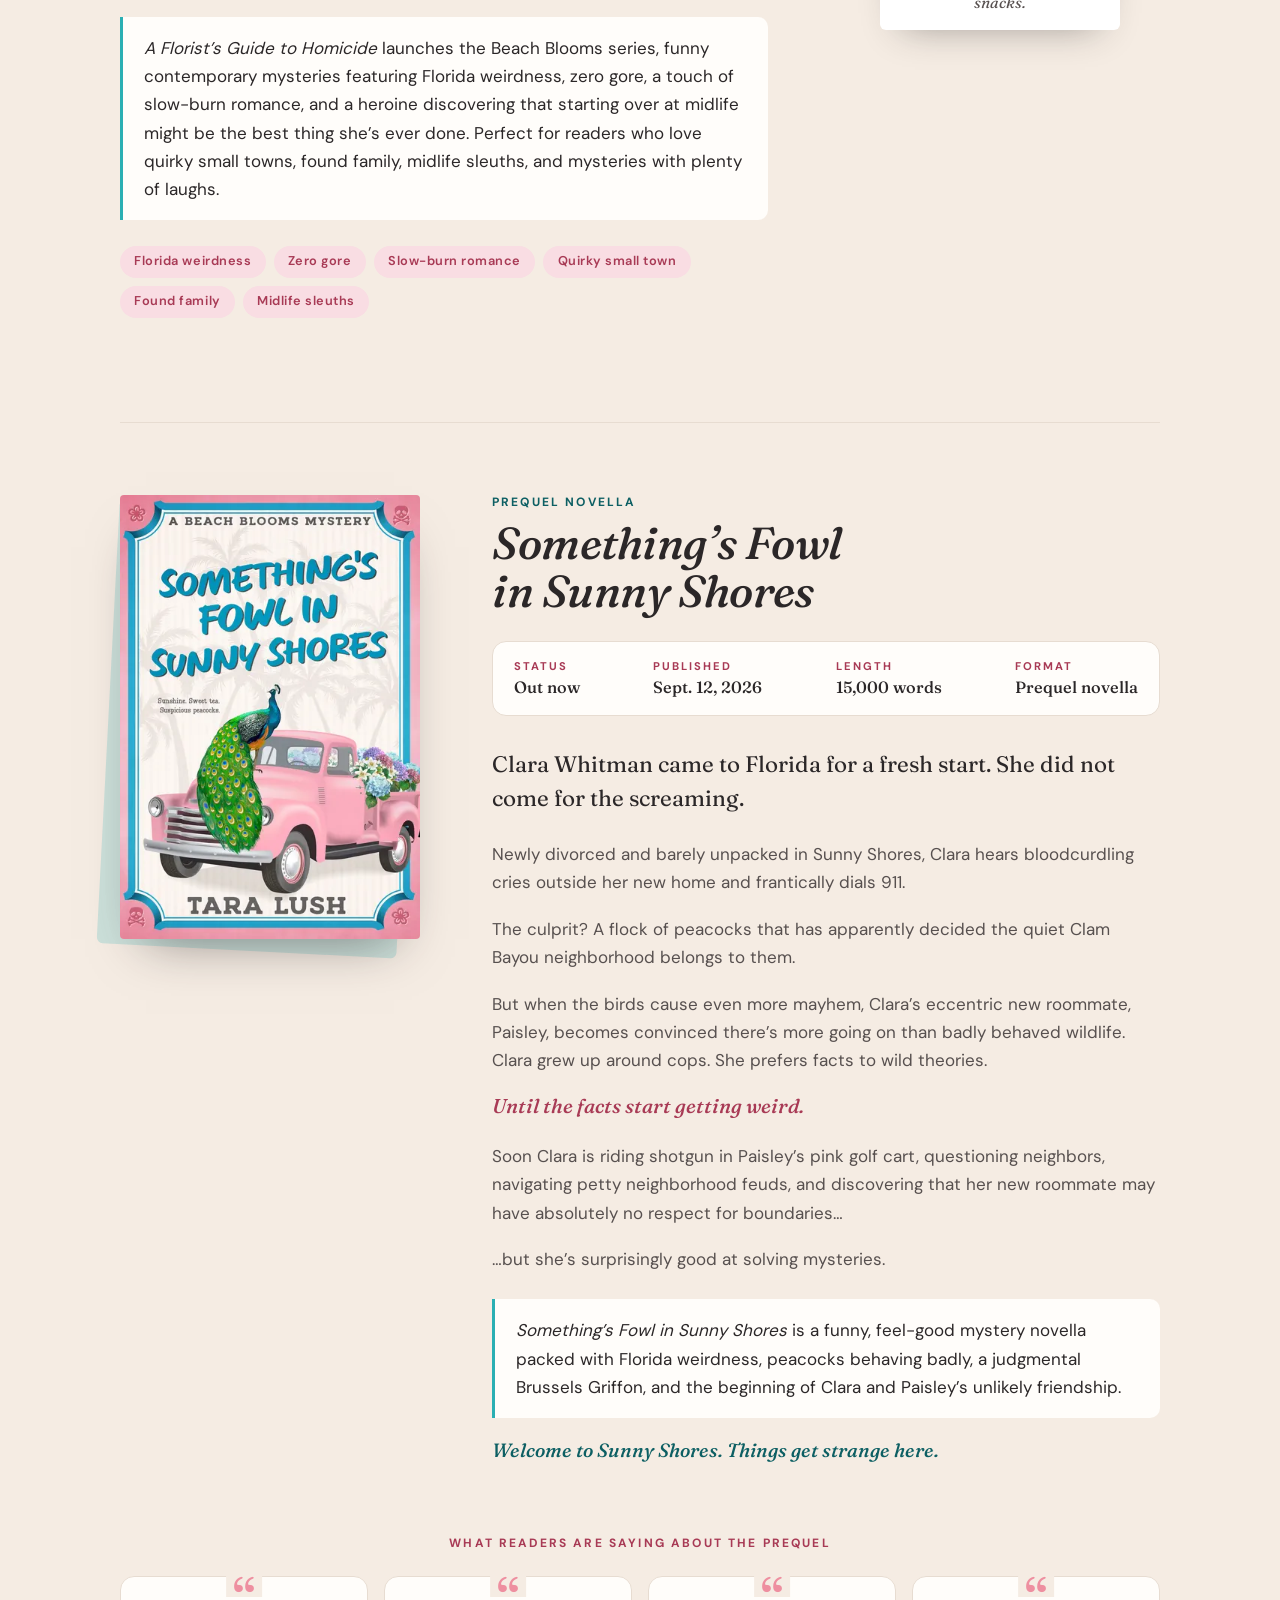
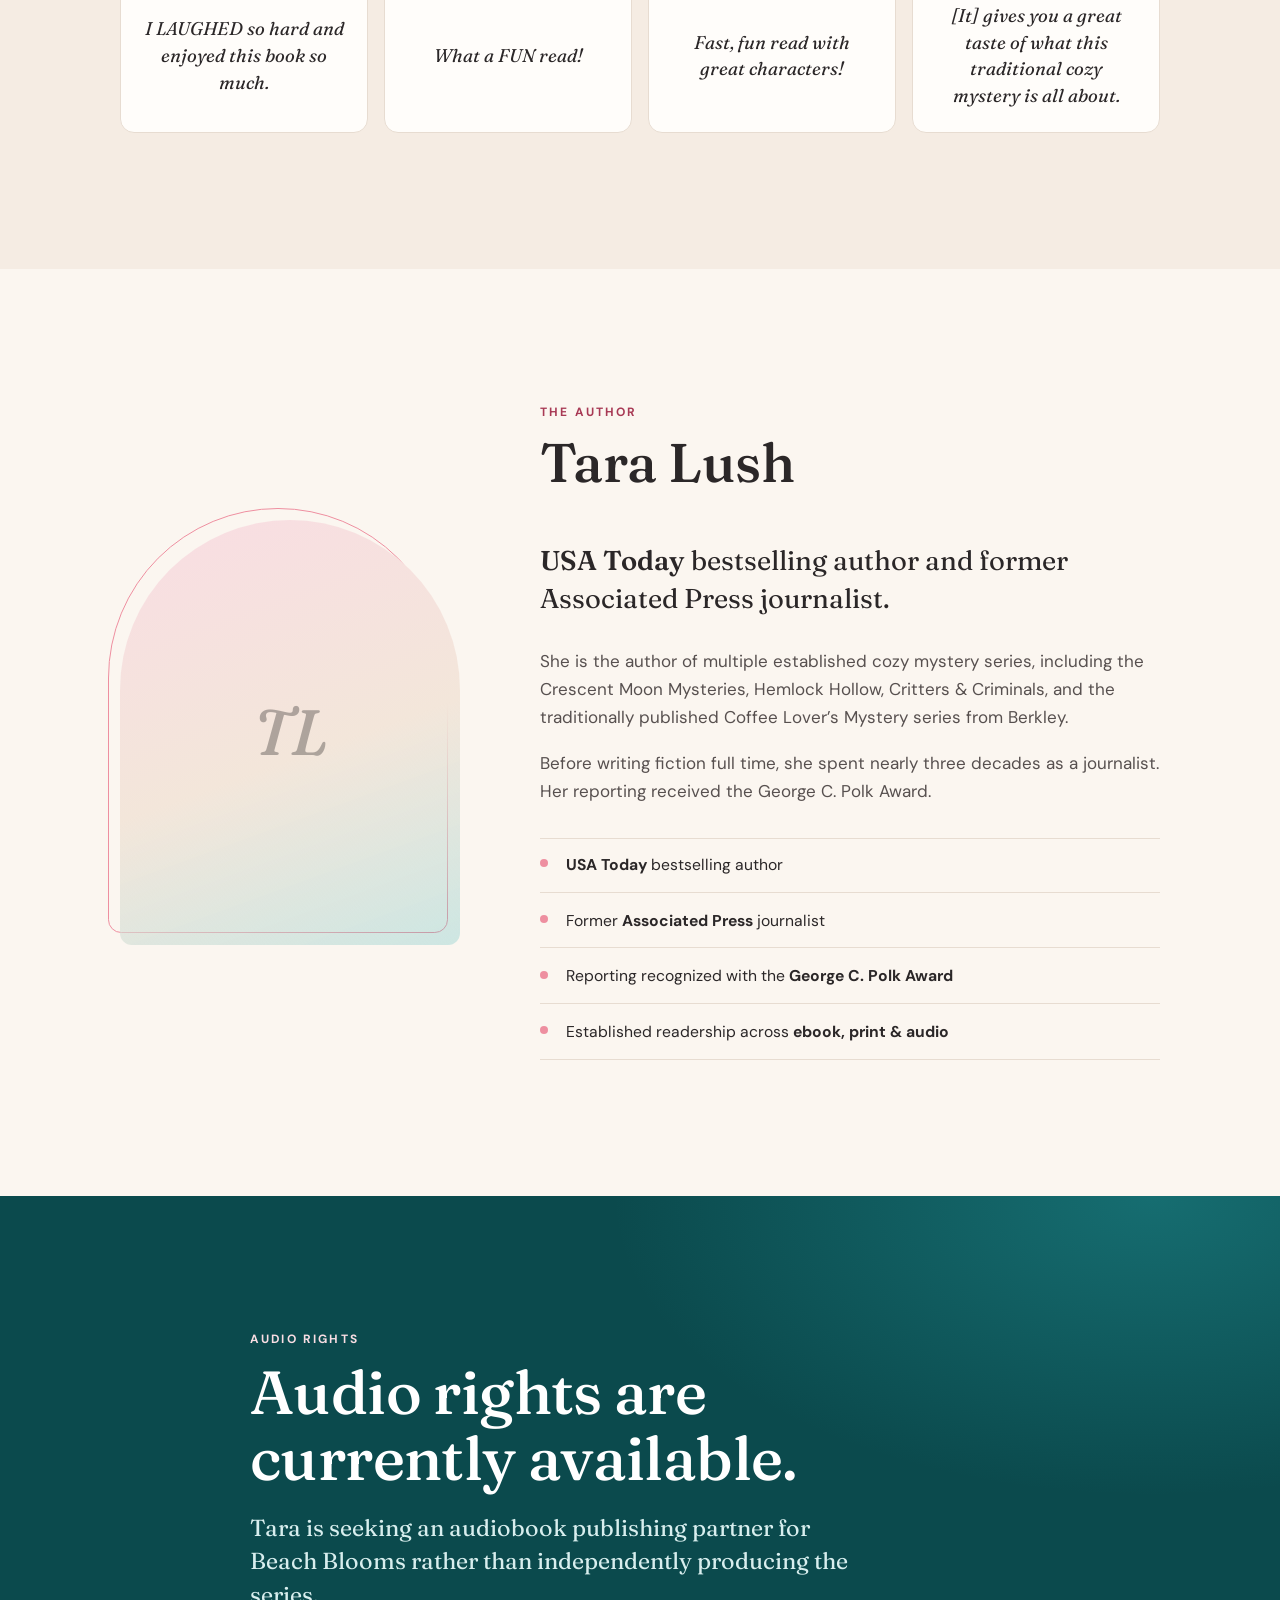
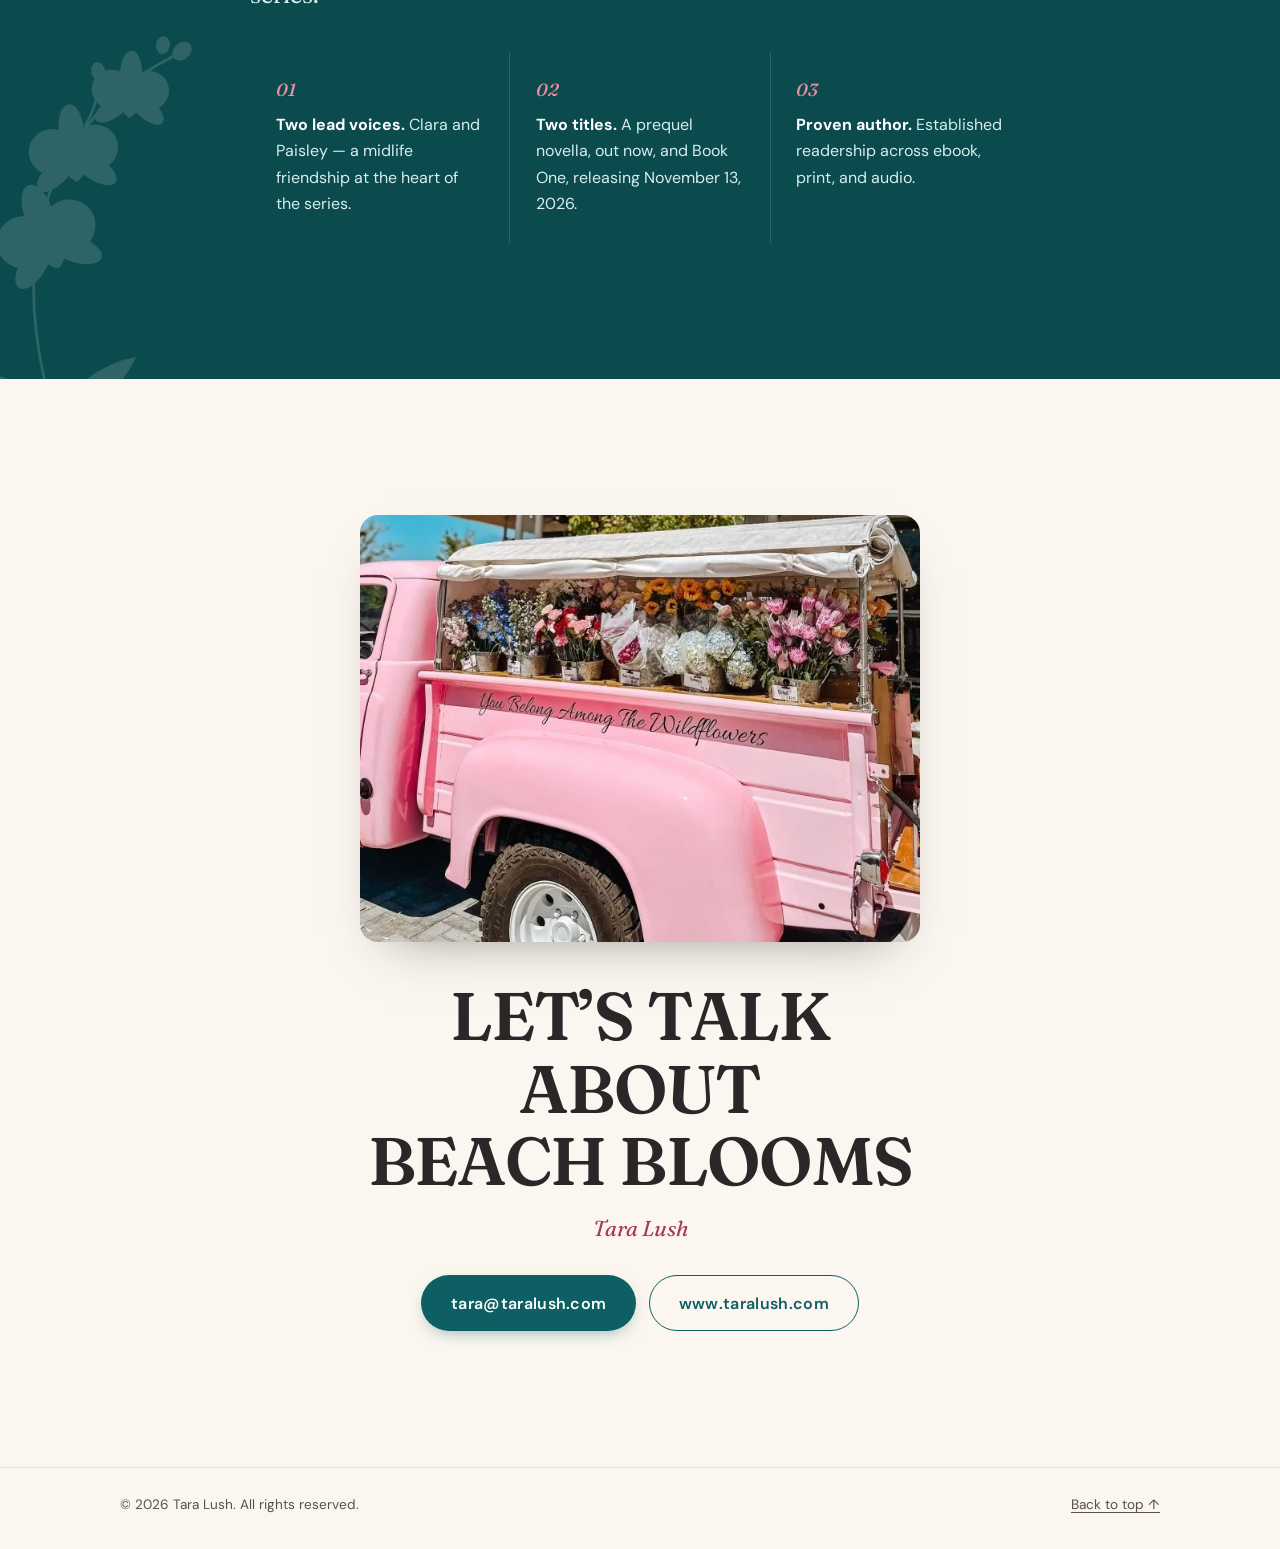
<file: beach-blooms-site-flat/index.html>
<!doctype html>
<html lang="en">
<head>
  <meta charset="utf-8">
  <meta name="viewport" content="width=device-width, initial-scale=1">
  <title>Beach Blooms — Audio Rights | Tara Lush</title>
  <meta name="description" content="A Florist's Guide to Homicide, Book One in the Beach Blooms series — a new Florida cozy mystery series from USA Today bestselling author Tara Lush. Audio rights available.">
  <meta name="theme-color" content="#FBF6F0">

  <!-- =========================================================
       OPEN GRAPH / SOCIAL PREVIEW
       This controls how the link looks when texted or emailed.
       >>> REPLACE "https://taralush.github.io/beach-blooms/"
           below with the real published URL (keep the trailing slash).
           og:image MUST be a full absolute URL to work in iMessage,
           Slack, LinkedIn, Gmail, etc.
       ========================================================= -->
  <link rel="canonical" href="https://taralush.github.io/beach-blooms/">
  <meta property="og:type" content="website">
  <meta property="og:site_name" content="Tara Lush">
  <meta property="og:title" content="Beach Blooms — Audio Rights Available">
  <meta property="og:description" content="Two midlife women. A vintage flower truck. A pink golf cart. And murder. A new Florida cozy mystery series from USA Today bestselling author Tara Lush.">
  <meta property="og:url" content="https://taralush.github.io/beach-blooms/">
  <meta property="og:image" content="https://taralush.github.io/beach-blooms/og-image.jpg">
  <meta property="og:image:width" content="1200">
  <meta property="og:image:height" content="630">
  <meta property="og:image:alt" content="Cover of A Florist's Guide to Homicide by Tara Lush, with the words Audio Rights Available">
  <meta name="twitter:card" content="summary_large_image">
  <meta name="twitter:title" content="Beach Blooms — Audio Rights Available">
  <meta name="twitter:description" content="Two midlife women. A vintage flower truck. A pink golf cart. And murder.">
  <meta name="twitter:image" content="https://taralush.github.io/beach-blooms/og-image.jpg">

  <!-- =========================================================
       FAVICONS (placeholders — swap files at the same paths)
       ========================================================= -->
  <link rel="icon" href="favicon.svg" type="image/svg+xml">
  <link rel="icon" href="favicon-32.png" sizes="32x32" type="image/png">
  <link rel="apple-touch-icon" href="apple-touch-icon.png">

  <!-- Self-hosted fonts (Fraunces + DM Sans, SIL Open Font License). No third-party requests. -->
  <link rel="preload" href="fraunces.woff2" as="font" type="font/woff2" crossorigin>
  <link rel="preload" href="dm-sans.woff2" as="font" type="font/woff2" crossorigin>
  <link rel="stylesheet" href="styles.css">
</head>
<body>
  <a class="skip-link" href="#main">Skip to content</a>

  <!-- ================= STICKY HEADER + CONTACT BUTTON ================= -->
  <header class="site-header" id="top">
    <div class="wrap header-inner">
      <a class="wordmark" href="#top" aria-label="Beach Blooms, back to top">
        <img src="orchid-bloom.svg" alt="" width="26" height="26">
        <span>Beach Blooms</span>
      </a>
      <nav class="header-nav" aria-label="Sections">
        <a href="#series">Series</a>
        <a href="#books">Books</a>
        <a href="#author">Author</a>
        <a href="#rights">Audio Rights</a>
      </nav>
      <a class="btn btn-contact" href="#contact">Contact</a>
    </div>
  </header>

  <main id="main">

    <!-- ================================ HERO ================================ -->
    <section class="hero" aria-labelledby="hero-title">
      <!-- DECORATIVE: orchid spray. Swap: orchid-spray.svg -->
      <img class="deco deco-hero-orchid" src="orchid-spray.svg" alt="" width="240" height="320">

      <div class="wrap hero-grid">
        <div class="hero-copy">
          <p class="eyebrow"><span class="dot" aria-hidden="true"></span> Audio rights available</p>
          <h1 id="hero-title" class="hero-title">A Florist’s Guide to Homicide</h1>
          <p class="hero-sub">Book One in the Beach Blooms series</p>
          <p class="hero-lede">A new Florida cozy mystery series from <strong>USA Today</strong> bestselling author Tara&nbsp;Lush.</p>

          <blockquote class="hook">
            <p>Two midlife women. A vintage flower truck. A pink golf cart. <span>And murder.</span></p>
          </blockquote>

          <div class="hero-actions">
            <a class="btn btn-primary" href="#contact">Discuss audio rights</a>
            <a class="btn btn-ghost" href="#books">Read the blurb</a>
          </div>

          <ul class="facts" aria-label="At a glance">
            <li><span>Release</span> Nov. 13, 2026</li>
            <li><span>Genre</span> Contemporary cozy</li>
            <li><span>Length</span> 60,000 words</li>
          </ul>
        </div>

        <div class="hero-art">
          <!-- =====================================================
               BOOK ONE COVER
               Files: cover-480/800/1100 (.webp + .jpg).
               To update, replace them with the same names.
               ===================================================== -->
          <figure class="cover">
            <picture>
              <source type="image/webp"
                      srcset="cover-480.webp 480w, cover-800.webp 800w, cover-1100.webp 1100w"
                      sizes="(min-width: 960px) 380px, 72vw">
              <img src="cover-800.jpg"
                   srcset="cover-480.jpg 480w, cover-800.jpg 800w, cover-1100.jpg 1100w"
                   sizes="(min-width: 960px) 380px, 72vw"
                   width="800" height="1189"
                   alt="Cover of A Florist’s Guide to Homicide, A Beach Blooms Mystery, by Tara Lush: a pink vintage pickup truck filled with lilies under palm trees."
                   fetchpriority="high">
            </picture>
          </figure>
        </div>
      </div>
    </section>

    <!-- ============================= THE SERIES ============================= -->
    <section class="section series" id="series" aria-labelledby="series-title">
      <div class="wrap series-grid">
        <!-- =====================================================
             FEATURED PHOTO: the pink flower truck (most prominent motif)
             Files: truck-blooms-600/1000 (.webp + .jpg)
             ===================================================== -->
        <figure class="series-photo reveal">
          <img class="deco deco-series-orchid" src="orchid-spray.svg" alt="" width="240" height="320" loading="lazy">
          <picture>
            <source type="image/webp" srcset="truck-blooms-600.webp 600w, truck-blooms-1000.webp 1000w" sizes="(min-width: 960px) 460px, 90vw">
            <img src="truck-blooms-600.jpg"
                 srcset="truck-blooms-600.jpg 600w, truck-blooms-1000.jpg 1000w"
                 sizes="(min-width: 960px) 460px, 90vw"
                 width="600" height="750" loading="lazy" decoding="async"
                 alt="Buckets of gerberas, stock and carnations in the bed of a glossy pink vintage flower truck.">
          </picture>
        </figure>

        <div class="series-copy">
          <header class="section-head left">
            <p class="kicker">The Series</p>
            <h2 id="series-title">Welcome to Sunny Shores</h2>
          </header>

          <p class="lead reveal">A quirky Florida barrier island where fresh starts, old friendships, and murder bloom in unexpected places.</p>

          <div class="duo">
            <article class="card reveal">
              <p class="card-tag">Meet</p>
              <h3>Clara Whitman</h3>
              <p>A Gen X woman rebuilding her life with a vintage flower truck.</p>
            </article>
            <article class="card reveal">
              <p class="card-tag">And</p>
              <h3>Paisley Stavros</h3>
              <p>Her irrepressible older friend — a former dispatcher turned candy maker who cruises the island in a pink golf cart.</p>
            </article>
          </div>

          <p class="reveal muted">Together, they become unlikely amateur sleuths in a warm, funny contemporary cozy series centered on:</p>
          <ul class="pillars reveal">
            <li>Midlife friendship</li>
            <li>Found family</li>
            <li>Community</li>
            <li>Second chances</li>
          </ul>
        </div>
      </div>
    </section>

    <!-- ============================== THE BOOKS ============================= -->
    <section class="section books" id="books" aria-labelledby="books-title">
      <div class="wrap">
        <header class="section-head">
          <img class="section-icon" src="orchid-bloom.svg" alt="" width="40" height="40">
          <p class="kicker">The Books</p>
          <h2 id="books-title">Two titles in the series</h2>
        </header>

        <!-- ---------- BOOK ONE ---------- -->
        <article class="book-one" aria-labelledby="book1-title">
          <div class="blurb">
            <p class="book-label">Book One</p>
            <h3 id="book1-title" class="book-title"><cite>A Florist’s Guide to Homicide</cite></h3>

            <div class="blurb-text reveal">
              <p class="blurb-open">Clara Whitman traded a failing marriage and Boston winters for a pink 1972 flower truck and a fresh start in Sunny Shores, Florida. Her plan: sell flowers, learn to sweat gracefully, and absolutely not get involved in anything.</p>
              <p class="beat">The plan lasts about a month.</p>
              <p>After a spectacularly hostile encounter with Sherri Sanford, Sunny Shores’ only other florist, Clara finds her dead on the beach. And when the police learn that the new-in-town flower lady had plenty to gain from her rival’s sudden exit, Clara’s fresh start begins to look a lot like motive.</p>
              <p>Clearing her name would probably be easier without help. Instead, she’s got Paisley, her sixty-something roommate who has zero concept of boundaries. She also has Herbie, a ten-pound Brussels Griffon with a sour expression and a penchant for snacks. And there’s Detective Gabriel Cypress, who is alternately amused and alarmed by Clara and Paisley’s sleuthing.</p>
              <p>Between a Garden Club with more secrets than mulch, a wedding the whole town is obsessing over, and a killer who may not be finished, Clara is learning the first rule of small-town Florida: everybody’s growing something. Not all of it is legal.</p>
              <p class="blurb-close"><cite>A Florist’s Guide to Homicide</cite> launches the Beach Blooms series, funny contemporary mysteries featuring Florida weirdness, zero gore, a touch of slow-burn romance, and a heroine discovering that starting over at midlife might be the best thing she’s ever done. Perfect for readers who love quirky small towns, found family, midlife sleuths, and mysteries with plenty of laughs.</p>
            </div>

            <ul class="chips reveal" aria-label="Reader appeal">
              <li>Florida weirdness</li><li>Zero gore</li><li>Slow-burn romance</li><li>Quirky small town</li><li>Found family</li><li>Midlife sleuths</li>
            </ul>
          </div>

          <aside class="book-aside">
            <dl class="specs reveal">
              <div><dt>Release</dt><dd>November 13, 2026</dd></div>
              <div><dt>Length</dt><dd>60,000 words</dd></div>
              <div><dt>Genre</dt><dd>Contemporary Cozy Mystery</dd></div>
              <div><dt>Setting</dt><dd>Sunny Shores, Florida</dd></div>
              <div><dt>Series</dt><dd>Beach Blooms, Book One</dd></div>
            </dl>

            <!-- =====================================================
                 CAMEO PHOTO: Herbie, the judgmental Brussels griffon
                 File: herbie-382 (.webp + .jpg)
                 ===================================================== -->
            <figure class="herbie reveal">
              <picture>
                <source type="image/webp" srcset="herbie-382.webp">
                <img src="herbie-382.jpg" width="382" height="437" loading="lazy" decoding="async"
                     alt="A black-and-tan Brussels griffon giving the camera a deeply unimpressed side-eye.">
              </picture>
              <figcaption><strong>Herbie.</strong> Ten pounds. Sour expression. Penchant for snacks.</figcaption>
            </figure>
          </aside>
        </article>

        <!-- ---------- PREQUEL NOVELLA ---------- -->
        <article class="prequel" aria-labelledby="prequel-title">
          <!-- =====================================================
               PREQUEL COVER
               Files: prequel-cover-400/700 (.webp + .jpg)
               ===================================================== -->
          <figure class="prequel-cover reveal">
            <picture>
              <source type="image/webp" srcset="prequel-cover-400.webp 400w, prequel-cover-700.webp 700w" sizes="(min-width: 960px) 300px, 60vw">
              <img src="prequel-cover-400.jpg"
                   srcset="prequel-cover-400.jpg 400w, prequel-cover-700.jpg 700w"
                   sizes="(min-width: 960px) 300px, 60vw"
                   width="400" height="592" loading="lazy" decoding="async"
                   alt="Cover of Something’s Fowl in Sunny Shores, A Beach Blooms Mystery, by Tara Lush: a peacock perched on the hood of a pink vintage flower truck.">
            </picture>
          </figure>

          <div class="prequel-copy">
            <p class="book-label">Prequel Novella</p>
            <h3 id="prequel-title" class="book-title"><cite>Something’s Fowl in Sunny Shores</cite></h3>

            <dl class="specs mini reveal">
              <div><dt>Status</dt><dd>Out now</dd></div>
              <div><dt>Published</dt><dd>Sept. 12, 2026</dd></div>
              <div><dt>Length</dt><dd>15,000 words</dd></div>
              <div><dt>Format</dt><dd>Prequel novella</dd></div>
            </dl>

            <div class="blurb-text reveal">
              <p class="blurb-open">Clara Whitman came to Florida for a fresh start. She did not come for the screaming.</p>
              <p>Newly divorced and barely unpacked in Sunny Shores, Clara hears bloodcurdling cries outside her new home and frantically dials 911.</p>
              <p>The culprit? A flock of peacocks that has apparently decided the quiet Clam Bayou neighborhood belongs to them.</p>
              <p>But when the birds cause even more mayhem, Clara’s eccentric new roommate, Paisley, becomes convinced there’s more going on than badly behaved wildlife. Clara grew up around cops. She prefers facts to wild theories.</p>
              <p class="beat">Until the facts start getting weird.</p>
              <p>Soon Clara is riding shotgun in Paisley’s pink golf cart, questioning neighbors, navigating petty neighborhood feuds, and discovering that her new roommate may have absolutely no respect for boundaries…</p>
              <p>…but she’s surprisingly good at solving mysteries.</p>
              <p class="blurb-close"><cite>Something’s Fowl in Sunny Shores</cite> is a funny, feel-good mystery novella packed with Florida weirdness, peacocks behaving badly, a judgmental Brussels Griffon, and the beginning of Clara and Paisley’s unlikely friendship.</p>
              <p class="signoff">Welcome to Sunny Shores. Things get strange here.</p>
            </div>
          </div>
        </article>

        <!-- ---------- PREQUEL READER REVIEWS ---------- -->
        <section class="reviews" aria-labelledby="reviews-title">
          <p class="kicker" id="reviews-title">What readers are saying about the prequel</p>
          <ul class="review-list">
            <li class="reveal"><blockquote><p>I LAUGHED so hard and enjoyed this book so much.</p></blockquote></li>
            <li class="reveal"><blockquote><p>What a FUN read!</p></blockquote></li>
            <li class="reveal"><blockquote><p>Fast, fun read with great characters!</p></blockquote></li>
            <li class="reveal"><blockquote><p>[It] gives you a great taste of what this traditional cozy mystery is all about.</p></blockquote></li>
          </ul>
        </section>
      </div>
    </section>

    <!-- ============================= THE AUTHOR ============================= -->
    <section class="section author" id="author" aria-labelledby="author-title">
      <div class="wrap author-grid">
        <div class="author-photo reveal">
          <!-- =====================================================
               AUTHOR PHOTO
               Replace the placeholder <div> below with:
               <img src="tara-lush.jpg" width="600" height="750"
                    alt="Author Tara Lush" loading="lazy" decoding="async">
               Recommended: 4:5 portrait, ~600×750px, under 120 KB.
               ===================================================== -->
          <div class="photo-placeholder" role="img" aria-label="Author photo coming soon">
            <span>TL</span>
          </div>
        </div>

        <div class="author-copy">
          <header class="section-head left">
            <p class="kicker">The Author</p>
            <h2 id="author-title">Tara Lush</h2>
          </header>
          <p class="lead reveal"><strong>USA Today</strong> bestselling author and former Associated Press journalist.</p>
          <p class="reveal">She is the author of multiple established cozy mystery series, including the Crescent Moon Mysteries, Hemlock Hollow, Critters &amp; Criminals, and the traditionally published Coffee Lover’s Mystery series from Berkley.</p>
          <p class="reveal">Before writing fiction full time, she spent nearly three decades as a journalist. Her reporting received the George&nbsp;C. Polk Award.</p>

          <ul class="creds reveal" aria-label="Highlights">
            <li><strong>USA Today</strong> bestselling author</li>
            <li>Former <strong>Associated Press</strong> journalist</li>
            <li>Reporting recognized with the <strong>George C. Polk Award</strong></li>
            <li>Established readership across <strong>ebook, print &amp; audio</strong></li>
          </ul>
        </div>
      </div>
    </section>

    <!-- ============================ AUDIO RIGHTS ============================ -->
    <section class="section rights" id="rights" aria-labelledby="rights-title">
      <img class="deco deco-rights-orchid" src="orchid-spray.svg" alt="" width="240" height="320" loading="lazy">
      <div class="wrap rights-inner">
        <p class="kicker light">Audio Rights</p>
        <h2 id="rights-title">Audio rights are currently available.</h2>
        <p class="rights-lede">Tara is seeking an audiobook publishing partner for Beach Blooms rather than independently producing the series.</p>

        <ul class="rights-points">
          <li><span class="num">01</span><span><strong>Two lead voices.</strong> Clara and Paisley — a midlife friendship at the heart of the series.</span></li>
          <li><span class="num">02</span><span><strong>Two titles.</strong> A prequel novella, out now, and Book One, releasing November 13, 2026.</span></li>
          <li><span class="num">03</span><span><strong>Proven author.</strong> Established readership across ebook, print, and audio.</span></li>
        </ul>
      </div>
    </section>

    <!-- =============================== CONTACT ============================== -->
    <section class="section contact" id="contact" aria-labelledby="contact-title">
      <div class="wrap contact-inner">
        <!-- PHOTO: flower truck, side view. File: truck-side-698 (.webp + .jpg) -->
        <figure class="contact-photo reveal">
          <picture>
            <source type="image/webp" srcset="truck-side-698.webp">
            <img src="truck-side-698.jpg" width="698" height="532" loading="lazy" decoding="async"
                 alt="A pink vintage flower truck with a white canopy and buckets of fresh flowers along its bed.">
          </picture>
        </figure>

        <h2 id="contact-title">Let’s talk about Beach&nbsp;Blooms</h2>
        <p class="contact-name">Tara Lush</p>

        <div class="contact-actions">
          <!-- CONTACT EMAIL: change both the href and the visible text if it ever changes -->
          <a class="btn btn-primary btn-lg" href="mailto:tara@taralush.com?subject=Beach%20Blooms%20audio%20rights">tara@taralush.com</a>
          <a class="btn btn-ghost btn-lg" href="https://www.taralush.com" rel="noopener">www.taralush.com</a>
        </div>
      </div>
    </section>
  </main>

  <footer class="site-footer">
    <div class="wrap footer-inner">
      <p>© <span data-year>2026</span> Tara Lush. All rights reserved.</p>
      <a href="#top">Back to top ↑</a>
    </div>
  </footer>

  <script src="main.js" defer></script>
</body>
</html>
</file>
<file: styles.css>
/* ==========================================================================
   Beach Blooms Mysteries — Audio Rights Pitch
   Plain CSS, mobile-first. No build step.
   Palette drawn from the cover: lagoon teal, flamingo pink, cream, charcoal.
   ========================================================================== */

/* ---------- Fonts (self-hosted, SIL OFL) ---------- */
@font-face {
  font-family: "Fraunces";
  src: url("fraunces.woff2") format("woff2");
  font-weight: 300 900;
  font-style: normal;
  font-display: swap;
}
@font-face {
  font-family: "Fraunces";
  src: url("fraunces-italic.woff2") format("woff2");
  font-weight: 300 900;
  font-style: italic;
  font-display: swap;
}
@font-face {
  font-family: "DM Sans";
  src: url("dm-sans.woff2") format("woff2");
  font-weight: 300 800;
  font-style: normal;
  font-display: swap;
}

/* ---------- Tokens ---------- */
:root {
  --cream: #FBF6F0;
  --paper: #FFFDFA;
  --shell: #F5ECE3;
  --ink: #2B2728;
  --ink-soft: #57504F;          /* 7.3:1 on cream */
  --teal: #2AAFB3;              /* decorative only */
  --teal-deep: #0D5F63;         /* 7.4:1 on cream */
  --teal-night: #0B4A4D;
  --pink: #EE8FA0;              /* decorative only */
  --pink-soft: #F9DDE3;
  --pink-deep: #A83A55;         /* 5.9:1 on cream */
  --sage: #6E9A80;
  --line: #E7DCD1;

  --serif: "Fraunces", Georgia, "Times New Roman", serif;
  --sans: "DM Sans", system-ui, -apple-system, "Segoe UI", Roboto, sans-serif;

  --wrap: 1120px;
  --gutter: clamp(1.25rem, 5vw, 2.5rem);
  --section-y: clamp(4.5rem, 11vw, 8.5rem);
  --radius: 14px;
  --header-h: 64px;
  --ease: cubic-bezier(.22, .8, .24, 1);
}

/* ---------- Base ---------- */
*, *::before, *::after { box-sizing: border-box; }
html { scroll-behavior: smooth; scroll-padding-top: calc(var(--header-h) + 12px); -webkit-text-size-adjust: 100%; }
body {
  margin: 0;
  background: var(--cream);
  color: var(--ink);
  font-family: var(--sans);
  font-size: 1.0625rem;
  line-height: 1.65;
  -webkit-font-smoothing: antialiased;
  text-rendering: optimizeLegibility;
  overflow-x: hidden;
}
img { max-width: 100%; height: auto; display: block; }
a { color: var(--teal-deep); text-underline-offset: .2em; }
a:hover { color: var(--pink-deep); }
p { margin: 0 0 1.1em; }
h1, h2, h3 { font-family: var(--serif); font-weight: 500; line-height: 1.08; margin: 0; letter-spacing: -.01em; text-wrap: balance; }
cite { font-style: italic; }
strong { font-weight: 700; }
:focus-visible { outline: 3px solid var(--teal); outline-offset: 3px; border-radius: 4px; }

.wrap { width: 100%; max-width: var(--wrap); margin: 0 auto; padding: 0 var(--gutter); }

.skip-link {
  position: absolute; left: 1rem; top: -100px; z-index: 100;
  background: var(--ink); color: #fff; padding: .6rem 1rem; border-radius: 8px;
}
.skip-link:focus { top: 1rem; color: #fff; }

/* ---------- Buttons ---------- */
.btn {
  display: inline-flex; align-items: center; justify-content: center; gap: .4em;
  min-height: 48px; padding: .75em 1.4em;
  font: 600 .95rem/1.2 var(--sans); letter-spacing: .02em;
  border-radius: 999px; text-decoration: none; border: 1.5px solid transparent;
  transition: transform .25s var(--ease), background-color .25s, color .25s, box-shadow .25s;
}
.btn:hover { transform: translateY(-2px); }
.btn-primary { background: var(--teal-deep); color: #fff; box-shadow: 0 6px 18px -8px rgba(13, 95, 99, .6); }
.btn-primary:hover { background: var(--teal-night); color: #fff; }
.btn-ghost { background: transparent; color: var(--teal-deep); border-color: currentColor; }
.btn-ghost:hover { background: var(--teal-deep); color: #fff; border-color: var(--teal-deep); }
.btn-lg { min-height: 56px; padding: .9em 1.8em; font-size: 1rem; }
.btn-contact { min-height: 40px; padding: .5em 1.1em; background: var(--pink-deep); color: #fff; font-size: .875rem; }
.btn-contact:hover { background: #8E2F47; color: #fff; }

/* ---------- Header (sticky, holds the always-visible Contact button) ---------- */
.site-header {
  position: sticky; top: 0; z-index: 50;
  height: var(--header-h);
  background: rgba(251, 246, 240, .86);
  backdrop-filter: saturate(1.4) blur(10px);
  -webkit-backdrop-filter: saturate(1.4) blur(10px);
  border-bottom: 1px solid transparent;
  transition: border-color .3s, box-shadow .3s;
}
.site-header.is-scrolled { border-bottom-color: var(--line); box-shadow: 0 6px 24px -18px rgba(43, 39, 40, .4); }
.header-inner { height: 100%; display: flex; align-items: center; justify-content: space-between; gap: 1rem; }
.wordmark { display: inline-flex; align-items: center; gap: .55rem; text-decoration: none; color: var(--ink); font-family: var(--serif); font-size: 1.1rem; font-weight: 600; white-space: nowrap; }
.header-nav { display: none; gap: 1.8rem; }
.header-nav a { color: var(--ink-soft); text-decoration: none; font-size: .9rem; font-weight: 500; position: relative; }
.header-nav a::after { content: ""; position: absolute; left: 0; right: 0; bottom: -4px; height: 1.5px; background: var(--pink); transform: scaleX(0); transform-origin: left; transition: transform .3s var(--ease); }
.header-nav a:hover { color: var(--ink); }
.header-nav a:hover::after { transform: scaleX(1); }

/* ---------- Shared type ---------- */
.kicker, .eyebrow, .card-tag {
  font: 700 .75rem/1.2 var(--sans); letter-spacing: .18em; text-transform: uppercase;
  color: var(--pink-deep); margin: 0 0 .9rem;
}
.kicker.light { color: var(--pink-soft); }
.section { padding: var(--section-y) 0; position: relative; }
.section-head { text-align: center; margin-bottom: clamp(2rem, 5vw, 3rem); }
.section-head.left { text-align: left; }
.section-head h2 { font-size: clamp(2.1rem, 6vw, 3.4rem); }
.section-icon { width: 40px; height: 40px; margin: 0 auto 1rem; }
.lead { font-family: var(--serif); font-size: clamp(1.3rem, 3.4vw, 1.7rem); line-height: 1.4; font-weight: 400; color: var(--ink); }
.lead strong { font-weight: 600; }

/* ---------- Hero ---------- */
.hero {
  position: relative; overflow: hidden;
  padding: clamp(2.5rem, 7vw, 5rem) 0 clamp(4rem, 9vw, 6rem);
  background:
    radial-gradient(1200px 500px at 110% -10%, rgba(42, 175, 179, .14), transparent 60%),
    radial-gradient(700px 400px at -10% 30%, rgba(238, 143, 160, .12), transparent 60%),
    var(--cream);
}
.hero-grid { display: grid; gap: 2.75rem; position: relative; z-index: 2; }
.eyebrow { display: inline-flex; align-items: center; gap: .6rem; color: var(--teal-deep); background: rgba(42, 175, 179, .12); padding: .55rem .9rem; border-radius: 999px; }
.dot { width: 8px; height: 8px; border-radius: 50%; background: var(--teal); box-shadow: 0 0 0 0 rgba(42, 175, 179, .6); animation: pulse 2.6s infinite; }
@keyframes pulse { 70% { box-shadow: 0 0 0 10px rgba(42, 175, 179, 0); } 100% { box-shadow: 0 0 0 0 rgba(42, 175, 179, 0); } }

.hero-title {
  font-size: clamp(2.6rem, 10.5vw, 5.4rem);
  font-weight: 600; line-height: .98; letter-spacing: -.025em;
  margin: .4rem 0 .9rem; color: var(--ink);
}
.hero-sub { font: italic 400 clamp(1.15rem, 3vw, 1.4rem)/1.3 var(--serif); color: var(--pink-deep); margin-bottom: .9rem; }
.hero-lede { font-size: 1.08rem; color: var(--ink-soft); max-width: 34ch; }

.hook {
  margin: 2rem 0; padding: 1.4rem 0 1.4rem 1.4rem;
  border-left: 3px solid var(--pink);
}
.hook p { margin: 0; font: 400 clamp(1.4rem, 4.6vw, 2rem)/1.3 var(--serif); color: var(--teal-deep); }
.hook span { font-style: italic; color: var(--pink-deep); white-space: nowrap; }

.hero-actions { display: flex; flex-wrap: wrap; gap: .75rem; margin-bottom: 2rem; }
.facts { list-style: none; margin: 0; padding: 1.1rem 0 0; border-top: 1px solid var(--line); display: grid; grid-template-columns: repeat(3, auto); gap: .5rem 1.1rem; justify-content: start; }
.facts li { font-size: .92rem; font-weight: 600; color: var(--ink); line-height: 1.3; }
.facts span { display: block; font-size: .68rem; letter-spacing: .16em; text-transform: uppercase; color: var(--ink-soft); font-weight: 700; margin-bottom: .25rem; }

.hero-art { display: flex; justify-content: center; }
.cover {
  margin: 0; width: min(72vw, 360px); position: relative;
  transform: rotate(1.5deg);
  transition: transform .6s var(--ease);
}
.cover::before { /* soft pink offset card behind the cover */
  content: ""; position: absolute; inset: 0; transform: translate(14px, 14px) rotate(-3deg);
  background: var(--pink-soft); border-radius: 6px; z-index: -1;
}
.cover img { border-radius: 4px; box-shadow: 0 30px 60px -28px rgba(43, 39, 40, .55), 0 10px 20px -12px rgba(43, 39, 40, .3); }
.cover:hover { transform: rotate(0deg) translateY(-4px); }

.deco { position: absolute; pointer-events: none; z-index: 1; }
.deco-hero-orchid { display: none; width: 170px; right: -40px; top: 60px; opacity: .55; transform: rotate(8deg); }

/* ---------- Series ---------- */
.series { background: var(--paper); }
.series-grid { display: grid; gap: 3rem; align-items: center; }
.series-photo { margin: 0; position: relative; max-width: 460px; width: 100%; justify-self: center; }
.series-photo img:not(.deco) { width: 100%; border-radius: 220px 220px 18px 18px; box-shadow: 0 30px 60px -30px rgba(43, 39, 40, .5); position: relative; z-index: 2; }
.deco-series-orchid { width: 150px; left: -54px; bottom: -40px; z-index: 3; opacity: .9; transform: rotate(-14deg) scaleX(-1); }
.series-copy .lead { margin-bottom: 2rem; }
.duo { display: grid; gap: 1rem; margin-bottom: 2rem; }
.card {
  background: var(--cream); border: 1px solid var(--line); border-radius: var(--radius);
  padding: 1.5rem 1.5rem 1.3rem; position: relative; overflow: hidden;
}
.card::after { content: ""; position: absolute; top: 0; left: 1.5rem; width: 48px; height: 3px; background: var(--pink); border-radius: 0 0 3px 3px; }
.card h3 { font-size: 1.6rem; margin-bottom: .5rem; }
.card p:last-child { margin: 0; color: var(--ink-soft); }
.card-tag { margin-bottom: .45rem; color: var(--teal-deep); }
.muted { color: var(--ink-soft); }
.pillars { list-style: none; padding: 0; margin: 0; display: flex; flex-wrap: wrap; gap: .6rem; }
.pillars li {
  font: 500 .95rem/1 var(--sans); color: var(--teal-deep);
  padding: .75rem 1.1rem .75rem 2.2rem; border-radius: 999px; background: rgba(42, 175, 179, .1);
  background-image: url("orchid-bloom.svg"); background-repeat: no-repeat; background-size: 18px; background-position: .75rem center;
}

/* ---------- Books ---------- */
.books { background: var(--shell); }
.books::before { /* orchid section divider */
  content: ""; position: absolute; top: 0; left: 50%; width: 44px; height: 44px; transform: translate(-50%, -50%);
  background: var(--cream) url("orchid-bloom.svg") center / 30px no-repeat; border-radius: 50%; border: 1px solid var(--line);
}
.books .section-icon { display: none; }
.book-label { font: 700 .75rem/1.2 var(--sans); letter-spacing: .18em; text-transform: uppercase; color: var(--teal-deep); margin: 0 0 .6rem; }
.book-title { font-size: clamp(1.9rem, 5.5vw, 2.8rem); margin-bottom: 1.6rem; }
.book-title cite { font-weight: 500; }
.blurb-text { max-width: 62ch; }
.blurb-text p { color: var(--ink-soft); }
.blurb-text .blurb-open { font: 400 clamp(1.2rem, 3vw, 1.4rem)/1.5 var(--serif); color: var(--ink); }
.blurb-text .beat { font: italic 500 1.25rem/1.4 var(--serif); color: var(--pink-deep); }
.blurb-text .blurb-close { background: var(--paper); border-left: 3px solid var(--teal); padding: 1.1rem 1.3rem; border-radius: 0 10px 10px 0; color: var(--ink); margin-top: 1.6rem; }
.blurb-text .signoff { font: italic 500 1.2rem/1.4 var(--serif); color: var(--teal-deep); margin: 1.2rem 0 0; }
.chips { list-style: none; padding: 0; margin: 1.6rem 0 0; display: flex; flex-wrap: wrap; gap: .5rem; }
.chips li { font: 600 .8rem/1 var(--sans); letter-spacing: .04em; color: var(--pink-deep); background: var(--pink-soft); padding: .6rem .9rem; border-radius: 999px; }

.book-one { display: grid; gap: 2.5rem; }
.book-aside { display: grid; gap: 2rem; align-content: start; }
.specs { margin: 0; background: var(--paper); border-radius: var(--radius); border: 1px solid var(--line); padding: .4rem 1.4rem; }
.specs div { display: grid; grid-template-columns: 1fr; gap: .15rem; padding: .9rem 0; border-bottom: 1px solid var(--line); }
.specs div:last-child { border-bottom: 0; }
.specs dt { font: 700 .7rem/1.2 var(--sans); letter-spacing: .18em; text-transform: uppercase; color: var(--pink-deep); }
.specs dd { margin: 0; font: 500 1.1rem/1.35 var(--serif); color: var(--ink); }

.herbie { margin: 0 auto; width: 100%; max-width: 260px; background: #fff; padding: .7rem .7rem 1rem; border-radius: 6px; box-shadow: 0 18px 36px -22px rgba(43, 39, 40, .45); transform: rotate(-2.5deg); transition: transform .5s var(--ease); }
.herbie:hover { transform: rotate(0deg) translateY(-3px); }
.herbie img { width: 100%; border-radius: 3px; }
.herbie figcaption { margin-top: .8rem; font: italic 400 .98rem/1.4 var(--serif); color: var(--ink-soft); text-align: center; }
.herbie figcaption strong { font-style: normal; font-weight: 600; color: var(--ink); }

.prequel { display: grid; gap: 2.5rem; margin-top: clamp(4rem, 9vw, 6.5rem); padding-top: clamp(3rem, 7vw, 4.5rem); border-top: 1px solid var(--line); }
.prequel-cover { margin: 0 auto; width: min(60vw, 280px); position: relative; transform: rotate(-1.5deg); }
.prequel-cover::before { content: ""; position: absolute; inset: 0; transform: translate(-12px, 12px) rotate(3deg); background: rgba(42, 175, 179, .2); border-radius: 6px; z-index: -1; }
.prequel-cover img { border-radius: 4px; box-shadow: 0 26px 50px -26px rgba(43, 39, 40, .55); }

/* ---------- Author ---------- */
.author-grid { display: grid; gap: 2.5rem; align-items: center; }
.author-photo { max-width: 340px; width: 100%; margin: 0 auto; position: relative; }
.author-photo::before { content: ""; position: absolute; inset: -12px 12px 12px -12px; border: 1.5px solid var(--pink); border-radius: 180px 180px 14px 14px; }
.author-photo img, .photo-placeholder { border-radius: 170px 170px 12px 12px; aspect-ratio: 4 / 5; width: 100%; object-fit: cover; position: relative; }
.photo-placeholder {
  display: grid; place-items: center;
  background: linear-gradient(160deg, var(--pink-soft), #F3E6DA 55%, rgba(42, 175, 179, .22));
}
.photo-placeholder span { font: italic 500 4rem/1 var(--serif); color: rgba(43, 39, 40, .35); }
.author-copy p:not(.kicker) { color: var(--ink-soft); }
.author-copy p.lead { color: var(--ink); }
.creds { list-style: none; padding: 0; margin: 2rem 0 0; display: grid; gap: .1rem; border-top: 1px solid var(--line); }
.creds li { padding: .85rem 0 .85rem 1.6rem; border-bottom: 1px solid var(--line); position: relative; font-size: .98rem; }
.creds li::before { content: ""; position: absolute; left: 0; top: 1.3rem; width: 8px; height: 8px; border-radius: 50%; background: var(--pink); }

/* ---------- Audio Rights ---------- */
.rights { background: var(--teal-night); color: #F2FAFA; overflow: hidden; }
.rights::before { content: ""; position: absolute; inset: 0; background: radial-gradient(900px 500px at 90% 0%, rgba(42, 175, 179, .35), transparent 60%); }
.rights-inner { position: relative; z-index: 2; max-width: 860px; }
.rights h2 { font-size: clamp(2.2rem, 7vw, 3.8rem); color: #fff; margin-bottom: 1.2rem; }
.rights-lede { font: 400 clamp(1.15rem, 3vw, 1.45rem)/1.45 var(--serif); color: #D8EEEE; max-width: 40ch; margin-bottom: 2.5rem; }
.rights-points { list-style: none; margin: 0; padding: 0; display: grid; gap: 1px; background: rgba(255, 255, 255, .14); border-radius: var(--radius); overflow: hidden; }
.rights-points li { display: flex; gap: 1rem; padding: 1.3rem 1.4rem; background: var(--teal-night); color: #D8EEEE; font-size: 1rem; }
.rights-points strong { color: #fff; }
.num { font: italic 500 1.1rem/1.5 var(--serif); color: var(--pink); flex: none; }
.deco-rights-orchid { width: 220px; left: -60px; bottom: -40px; opacity: .12; filter: grayscale(1) brightness(3); transform: rotate(-12deg); }

/* ---------- Contact ---------- */
.contact { text-align: center; background: var(--cream); }
.contact-photo { margin: 0 auto 2.4rem; max-width: 560px; }
.contact-photo img { width: 100%; border-radius: 18px; box-shadow: 0 24px 50px -30px rgba(43, 39, 40, .5); }
.contact h2 { font-size: clamp(2.3rem, 8vw, 4.2rem); font-weight: 600; letter-spacing: -.02em; text-transform: uppercase; max-width: 14ch; margin: 0 auto 1.1rem; }
.contact-name { font: italic 400 1.35rem/1.3 var(--serif); color: var(--pink-deep); margin-bottom: 2rem; }
.contact-actions { display: flex; flex-direction: column; align-items: center; gap: .8rem; }
.contact-actions .btn { width: 100%; max-width: 380px; }
.email-text { overflow-wrap: anywhere; }

/* ---------- Footer ---------- */
.site-footer { border-top: 1px solid var(--line); padding: 1.6rem 0 2rem; font-size: .85rem; color: var(--ink-soft); }
.footer-inner { display: flex; flex-wrap: wrap; justify-content: space-between; gap: .5rem; }
.footer-inner p { margin: 0; }
.site-footer a { color: var(--ink-soft); }

/* ---------- Scroll reveal (enabled only when JS runs) ---------- */
.js .reveal { opacity: 0; transform: translateY(18px); transition: opacity .8s var(--ease), transform .8s var(--ease); }
.js .reveal.is-visible { opacity: 1; transform: none; }

/* ==========================================================================
   Tablet ≥ 640px
   ========================================================================== */
@media (min-width: 640px) {
  .duo { grid-template-columns: 1fr 1fr; }
  .contact-actions { flex-direction: row; justify-content: center; }
  .contact-actions .btn { width: auto; max-width: none; }
  .specs div { grid-template-columns: 9rem 1fr; align-items: baseline; }
  .deco-hero-orchid { display: block; width: 200px; right: -50px; top: auto; bottom: 120px; opacity: .6; }
  .rights-points { grid-template-columns: repeat(3, 1fr); }
  .rights-points li { flex-direction: column; gap: .5rem; padding: 1.6rem; }
}

/* ==========================================================================
   Desktop ≥ 960px
   ========================================================================== */
@media (min-width: 960px) {
  :root { --header-h: 72px; }
  .header-nav { display: flex; }
  .hero-grid { grid-template-columns: 1.15fr .85fr; align-items: center; gap: 4rem; }
  .hero-art { justify-content: flex-end; padding-right: 1rem; }
  .cover { width: 380px; }
  .deco-hero-orchid { width: 250px; right: -20px; top: 20px; bottom: auto; }
  .author-grid { grid-template-columns: 340px 1fr; gap: 5rem; }
  .series-grid { grid-template-columns: 440px 1fr; gap: 5rem; }
  .duo { grid-template-columns: 1fr; }
  .book-one { grid-template-columns: 1fr 320px; gap: 4.5rem; align-items: start; }
  .book-aside { position: sticky; top: calc(var(--header-h) + 24px); }
  .herbie { max-width: 240px; }
  .prequel { grid-template-columns: 300px 1fr; gap: 4.5rem; align-items: start; }
  .prequel-cover { width: 300px; position: sticky; top: calc(var(--header-h) + 24px); }
  .deco-rights-orchid { width: 300px; opacity: .14; }
}

/* ---------- Motion preferences ---------- */
@media (prefers-reduced-motion: reduce) {
  html { scroll-behavior: auto; }
  *, *::before, *::after { animation: none !important; transition: none !important; }
  .js .reveal { opacity: 1; transform: none; }
}

/* ---------- Print (for anyone who prints the pitch) ---------- */
@media print {
  .site-header, .deco, .hero-actions, .skip-link { display: none !important; }
  .rights { background: #fff; color: #000; }
  .rights h2, .rights-lede, .rights-points li, .rights-points strong { color: #000; background: #fff; }
  .js .reveal { opacity: 1; transform: none; }
}

/* Spec sheet sits in a narrow sidebar on desktop: stack label over value */
@media (min-width: 960px) {
  .book-aside .specs div { grid-template-columns: 1fr; }
}

/* Compact spec strip (prequel) */
.specs.mini { display: grid; grid-template-columns: 1fr 1fr; gap: 0 1.4rem; padding: .3rem 1.3rem; margin-bottom: 2rem; max-width: 62ch; }
.specs.mini div { grid-template-columns: 1fr; padding: .8rem 0; border-bottom: 0; }
.specs.mini dd { font-size: 1.02rem; }
@media (min-width: 640px) { .specs.mini { grid-template-columns: repeat(4, auto); justify-content: space-between; } }

/* Prequel reader reviews */
.reviews { margin-top: clamp(3rem, 7vw, 4.5rem); text-align: center; }
.reviews .kicker { margin-bottom: 1.6rem; }
.review-list { list-style: none; margin: 0; padding: 0; display: grid; gap: 1rem; }
.review-list li { background: var(--paper); border: 1px solid var(--line); border-radius: var(--radius); padding: 1.6rem 1.4rem 1.4rem; position: relative; display: flex; align-items: center; justify-content: center; }
.review-list li::before { content: "\201C"; position: absolute; top: -.35rem; left: 50%; transform: translateX(-50%); font: 500 3.2rem/1 var(--serif); color: var(--pink); background: var(--shell); padding: 0 .4rem; height: 1.6rem; overflow: hidden; }
.review-list blockquote { margin: 0; }
.review-list p { margin: 0; font: italic 400 1.15rem/1.45 var(--serif); color: var(--ink); }
.reviews-note { margin: 1rem 0 0; font-size: .8rem; letter-spacing: .08em; color: var(--ink-soft); }
@media (min-width: 640px) { .review-list { grid-template-columns: 1fr 1fr; } }
@media (min-width: 960px) { .review-list { grid-template-columns: repeat(4, 1fr); } }

/* Author photo: square source */
.author-photo { max-width: 300px; }
.author-photo img { aspect-ratio: 1 / 1; border-radius: 150px 150px 12px 12px; }
.author-photo::before { border-radius: 162px 162px 14px 14px; }

.author-copy a { color: var(--teal-deep); font-weight: 600; }
.author-copy a:hover { color: var(--pink-deep); }
@media (min-width: 960px) {
  .author-grid { align-items: start; }
  .author-photo { margin-top: 1rem; position: sticky; top: calc(var(--header-h) + 32px); }
}

/* Watercolor truck: sits on its own cream paper, so lighten the frame treatment */

/* Drive spotlight (hero) */
.spotlight { display: flex; flex-direction: column; gap: .35rem; margin-top: 1.6rem; padding: 1rem 1.2rem; border-radius: 12px; background: var(--paper); border: 1px solid var(--line); border-left: 4px solid var(--teal); text-decoration: none; color: var(--ink); max-width: 34rem; transition: transform .25s var(--ease), box-shadow .25s; }
.spotlight:hover { transform: translateY(-2px); box-shadow: 0 12px 28px -18px rgba(43,39,40,.4); color: var(--ink); }
.spotlight-tag, .drive-tag { font: 700 .7rem/1.2 var(--sans); letter-spacing: .18em; text-transform: uppercase; color: var(--teal-deep); margin: 0; }
.spotlight-text { font-size: .98rem; line-height: 1.5; }
.spotlight cite { font-weight: 600; }

/* Author: reader quote + Drive card */
.author-quote { margin: 0 0 1.8rem; }
.author-quote blockquote { margin: 0; }
.author-quote p { margin: 0; font: italic 500 clamp(1.5rem, 4vw, 1.9rem)/1.25 var(--serif); color: var(--pink-deep); }
.author-quote figcaption { margin-top: .4rem; font-size: .8rem; letter-spacing: .08em; text-transform: uppercase; color: var(--ink-soft); }
.drive-card { background: var(--teal-night); color: #D8EEEE; border-radius: var(--radius); padding: 1.4rem 1.5rem; margin-bottom: 2rem; position: relative; overflow: hidden; }
.drive-card::after { content: ""; position: absolute; right: -40px; top: -40px; width: 160px; height: 160px; border-radius: 50%; background: radial-gradient(circle, rgba(42,175,179,.45), transparent 70%); }
.drive-card .drive-tag { color: var(--pink); }
.author-copy .drive-card p { color: #D8EEEE; }
.author-copy .drive-card .drive-tag { color: var(--pink); }
.drive-title { margin: .35rem 0 .5rem; font: 600 1.9rem/1.1 var(--serif); }
.author-copy .drive-card .drive-title { color: #fff; }
.drive-title span { font: italic 400 1.2rem var(--serif); color: #BFE3E3; }
.drive-text { margin: 0; font-size: 1rem; }
.drive-card strong { color: #fff; }

/* Reviews source line */
.review-list li { flex-direction: column; gap: .7rem; }
.review-list .src { font-size: .72rem; letter-spacing: .1em; text-transform: uppercase; color: var(--ink-soft); }

/* Rights at a glance */
.glance { margin: 0 0 2rem; display: grid; gap: 1px; background: rgba(255,255,255,.14); border-radius: var(--radius); overflow: hidden; }
.glance div { background: rgba(255,255,255,.06); padding: 1rem 1.3rem; }
.glance dt { font: 700 .7rem/1.2 var(--sans); letter-spacing: .18em; text-transform: uppercase; color: var(--pink); margin-bottom: .3rem; }
.glance dd { margin: 0; font: 500 1.1rem/1.35 var(--serif); color: #fff; }
@media (min-width: 640px) {
  .glance { grid-template-columns: 1fr 1fr; }
  .rights-points { grid-template-columns: 1fr 1fr; }
}
@media (min-width: 960px) {
  .rights-points { grid-template-columns: repeat(4, 1fr); }
  .rights-inner { max-width: 1000px; }
}
</file>
<file: beach-blooms-site-flat/styles.css>
/* ==========================================================================
   Beach Blooms Mysteries — Audio Rights Pitch
   Plain CSS, mobile-first. No build step.
   Palette drawn from the cover: lagoon teal, flamingo pink, cream, charcoal.
   ========================================================================== */

/* ---------- Fonts (self-hosted, SIL OFL) ---------- */
@font-face {
  font-family: "Fraunces";
  src: url("fraunces.woff2") format("woff2");
  font-weight: 300 900;
  font-style: normal;
  font-display: swap;
}
@font-face {
  font-family: "Fraunces";
  src: url("fraunces-italic.woff2") format("woff2");
  font-weight: 300 900;
  font-style: italic;
  font-display: swap;
}
@font-face {
  font-family: "DM Sans";
  src: url("dm-sans.woff2") format("woff2");
  font-weight: 300 800;
  font-style: normal;
  font-display: swap;
}

/* ---------- Tokens ---------- */
:root {
  --cream: #FBF6F0;
  --paper: #FFFDFA;
  --shell: #F5ECE3;
  --ink: #2B2728;
  --ink-soft: #57504F;          /* 7.3:1 on cream */
  --teal: #2AAFB3;              /* decorative only */
  --teal-deep: #0D5F63;         /* 7.4:1 on cream */
  --teal-night: #0B4A4D;
  --pink: #EE8FA0;              /* decorative only */
  --pink-soft: #F9DDE3;
  --pink-deep: #A83A55;         /* 5.9:1 on cream */
  --sage: #6E9A80;
  --line: #E7DCD1;

  --serif: "Fraunces", Georgia, "Times New Roman", serif;
  --sans: "DM Sans", system-ui, -apple-system, "Segoe UI", Roboto, sans-serif;

  --wrap: 1120px;
  --gutter: clamp(1.25rem, 5vw, 2.5rem);
  --section-y: clamp(4.5rem, 11vw, 8.5rem);
  --radius: 14px;
  --header-h: 64px;
  --ease: cubic-bezier(.22, .8, .24, 1);
}

/* ---------- Base ---------- */
*, *::before, *::after { box-sizing: border-box; }
html { scroll-behavior: smooth; scroll-padding-top: calc(var(--header-h) + 12px); -webkit-text-size-adjust: 100%; }
body {
  margin: 0;
  background: var(--cream);
  color: var(--ink);
  font-family: var(--sans);
  font-size: 1.0625rem;
  line-height: 1.65;
  -webkit-font-smoothing: antialiased;
  text-rendering: optimizeLegibility;
  overflow-x: hidden;
}
img { max-width: 100%; height: auto; display: block; }
a { color: var(--teal-deep); text-underline-offset: .2em; }
a:hover { color: var(--pink-deep); }
p { margin: 0 0 1.1em; }
h1, h2, h3 { font-family: var(--serif); font-weight: 500; line-height: 1.08; margin: 0; letter-spacing: -.01em; text-wrap: balance; }
cite { font-style: italic; }
strong { font-weight: 700; }
:focus-visible { outline: 3px solid var(--teal); outline-offset: 3px; border-radius: 4px; }

.wrap { width: 100%; max-width: var(--wrap); margin: 0 auto; padding: 0 var(--gutter); }

.skip-link {
  position: absolute; left: 1rem; top: -100px; z-index: 100;
  background: var(--ink); color: #fff; padding: .6rem 1rem; border-radius: 8px;
}
.skip-link:focus { top: 1rem; color: #fff; }

/* ---------- Buttons ---------- */
.btn {
  display: inline-flex; align-items: center; justify-content: center; gap: .4em;
  min-height: 48px; padding: .75em 1.4em;
  font: 600 .95rem/1.2 var(--sans); letter-spacing: .02em;
  border-radius: 999px; text-decoration: none; border: 1.5px solid transparent;
  transition: transform .25s var(--ease), background-color .25s, color .25s, box-shadow .25s;
}
.btn:hover { transform: translateY(-2px); }
.btn-primary { background: var(--teal-deep); color: #fff; box-shadow: 0 6px 18px -8px rgba(13, 95, 99, .6); }
.btn-primary:hover { background: var(--teal-night); color: #fff; }
.btn-ghost { background: transparent; color: var(--teal-deep); border-color: currentColor; }
.btn-ghost:hover { background: var(--teal-deep); color: #fff; border-color: var(--teal-deep); }
.btn-lg { min-height: 56px; padding: .9em 1.8em; font-size: 1rem; }
.btn-contact { min-height: 40px; padding: .5em 1.1em; background: var(--pink-deep); color: #fff; font-size: .875rem; }
.btn-contact:hover { background: #8E2F47; color: #fff; }

/* ---------- Header (sticky, holds the always-visible Contact button) ---------- */
.site-header {
  position: sticky; top: 0; z-index: 50;
  height: var(--header-h);
  background: rgba(251, 246, 240, .86);
  backdrop-filter: saturate(1.4) blur(10px);
  -webkit-backdrop-filter: saturate(1.4) blur(10px);
  border-bottom: 1px solid transparent;
  transition: border-color .3s, box-shadow .3s;
}
.site-header.is-scrolled { border-bottom-color: var(--line); box-shadow: 0 6px 24px -18px rgba(43, 39, 40, .4); }
.header-inner { height: 100%; display: flex; align-items: center; justify-content: space-between; gap: 1rem; }
.wordmark { display: inline-flex; align-items: center; gap: .55rem; text-decoration: none; color: var(--ink); font-family: var(--serif); font-size: 1.1rem; font-weight: 600; white-space: nowrap; }
.header-nav { display: none; gap: 1.8rem; }
.header-nav a { color: var(--ink-soft); text-decoration: none; font-size: .9rem; font-weight: 500; position: relative; }
.header-nav a::after { content: ""; position: absolute; left: 0; right: 0; bottom: -4px; height: 1.5px; background: var(--pink); transform: scaleX(0); transform-origin: left; transition: transform .3s var(--ease); }
.header-nav a:hover { color: var(--ink); }
.header-nav a:hover::after { transform: scaleX(1); }

/* ---------- Shared type ---------- */
.kicker, .eyebrow, .card-tag {
  font: 700 .75rem/1.2 var(--sans); letter-spacing: .18em; text-transform: uppercase;
  color: var(--pink-deep); margin: 0 0 .9rem;
}
.kicker.light { color: var(--pink-soft); }
.section { padding: var(--section-y) 0; position: relative; }
.section-head { text-align: center; margin-bottom: clamp(2rem, 5vw, 3rem); }
.section-head.left { text-align: left; }
.section-head h2 { font-size: clamp(2.1rem, 6vw, 3.4rem); }
.section-icon { width: 40px; height: 40px; margin: 0 auto 1rem; }
.lead { font-family: var(--serif); font-size: clamp(1.3rem, 3.4vw, 1.7rem); line-height: 1.4; font-weight: 400; color: var(--ink); }
.lead strong { font-weight: 600; }

/* ---------- Hero ---------- */
.hero {
  position: relative; overflow: hidden;
  padding: clamp(2.5rem, 7vw, 5rem) 0 clamp(4rem, 9vw, 6rem);
  background:
    radial-gradient(1200px 500px at 110% -10%, rgba(42, 175, 179, .14), transparent 60%),
    radial-gradient(700px 400px at -10% 30%, rgba(238, 143, 160, .12), transparent 60%),
    var(--cream);
}
.hero-grid { display: grid; gap: 2.75rem; position: relative; z-index: 2; }
.eyebrow { display: inline-flex; align-items: center; gap: .6rem; color: var(--teal-deep); background: rgba(42, 175, 179, .12); padding: .55rem .9rem; border-radius: 999px; }
.dot { width: 8px; height: 8px; border-radius: 50%; background: var(--teal); box-shadow: 0 0 0 0 rgba(42, 175, 179, .6); animation: pulse 2.6s infinite; }
@keyframes pulse { 70% { box-shadow: 0 0 0 10px rgba(42, 175, 179, 0); } 100% { box-shadow: 0 0 0 0 rgba(42, 175, 179, 0); } }

.hero-title {
  font-size: clamp(2.6rem, 10.5vw, 5.4rem);
  font-weight: 600; line-height: .98; letter-spacing: -.025em;
  margin: .4rem 0 .9rem; color: var(--ink);
}
.hero-sub { font: italic 400 clamp(1.15rem, 3vw, 1.4rem)/1.3 var(--serif); color: var(--pink-deep); margin-bottom: .9rem; }
.hero-lede { font-size: 1.08rem; color: var(--ink-soft); max-width: 34ch; }

.hook {
  margin: 2rem 0; padding: 1.4rem 0 1.4rem 1.4rem;
  border-left: 3px solid var(--pink);
}
.hook p { margin: 0; font: 400 clamp(1.4rem, 4.6vw, 2rem)/1.3 var(--serif); color: var(--teal-deep); }
.hook span { font-style: italic; color: var(--pink-deep); white-space: nowrap; }

.hero-actions { display: flex; flex-wrap: wrap; gap: .75rem; margin-bottom: 2rem; }
.facts { list-style: none; margin: 0; padding: 1.1rem 0 0; border-top: 1px solid var(--line); display: grid; grid-template-columns: repeat(3, auto); gap: .5rem 1.1rem; justify-content: start; }
.facts li { font-size: .92rem; font-weight: 600; color: var(--ink); line-height: 1.3; }
.facts span { display: block; font-size: .68rem; letter-spacing: .16em; text-transform: uppercase; color: var(--ink-soft); font-weight: 700; margin-bottom: .25rem; }

.hero-art { display: flex; justify-content: center; }
.cover {
  margin: 0; width: min(72vw, 360px); position: relative;
  transform: rotate(1.5deg);
  transition: transform .6s var(--ease);
}
.cover::before { /* soft pink offset card behind the cover */
  content: ""; position: absolute; inset: 0; transform: translate(14px, 14px) rotate(-3deg);
  background: var(--pink-soft); border-radius: 6px; z-index: -1;
}
.cover img { border-radius: 4px; box-shadow: 0 30px 60px -28px rgba(43, 39, 40, .55), 0 10px 20px -12px rgba(43, 39, 40, .3); }
.cover:hover { transform: rotate(0deg) translateY(-4px); }

.deco { position: absolute; pointer-events: none; z-index: 1; }
.deco-hero-orchid { display: none; width: 170px; right: -40px; top: 60px; opacity: .55; transform: rotate(8deg); }

/* ---------- Series ---------- */
.series { background: var(--paper); }
.series-grid { display: grid; gap: 3rem; align-items: center; }
.series-photo { margin: 0; position: relative; max-width: 460px; width: 100%; justify-self: center; }
.series-photo img:not(.deco) { width: 100%; border-radius: 220px 220px 18px 18px; box-shadow: 0 30px 60px -30px rgba(43, 39, 40, .5); position: relative; z-index: 2; }
.deco-series-orchid { width: 150px; left: -54px; bottom: -40px; z-index: 3; opacity: .9; transform: rotate(-14deg) scaleX(-1); }
.series-copy .lead { margin-bottom: 2rem; }
.duo { display: grid; gap: 1rem; margin-bottom: 2rem; }
.card {
  background: var(--cream); border: 1px solid var(--line); border-radius: var(--radius);
  padding: 1.5rem 1.5rem 1.3rem; position: relative; overflow: hidden;
}
.card::after { content: ""; position: absolute; top: 0; left: 1.5rem; width: 48px; height: 3px; background: var(--pink); border-radius: 0 0 3px 3px; }
.card h3 { font-size: 1.6rem; margin-bottom: .5rem; }
.card p:last-child { margin: 0; color: var(--ink-soft); }
.card-tag { margin-bottom: .45rem; color: var(--teal-deep); }
.muted { color: var(--ink-soft); }
.pillars { list-style: none; padding: 0; margin: 0; display: flex; flex-wrap: wrap; gap: .6rem; }
.pillars li {
  font: 500 .95rem/1 var(--sans); color: var(--teal-deep);
  padding: .75rem 1.1rem .75rem 2.2rem; border-radius: 999px; background: rgba(42, 175, 179, .1);
  background-image: url("orchid-bloom.svg"); background-repeat: no-repeat; background-size: 18px; background-position: .75rem center;
}

/* ---------- Books ---------- */
.books { background: var(--shell); }
.books::before { /* orchid section divider */
  content: ""; position: absolute; top: 0; left: 50%; width: 44px; height: 44px; transform: translate(-50%, -50%);
  background: var(--cream) url("orchid-bloom.svg") center / 30px no-repeat; border-radius: 50%; border: 1px solid var(--line);
}
.books .section-icon { display: none; }
.book-label { font: 700 .75rem/1.2 var(--sans); letter-spacing: .18em; text-transform: uppercase; color: var(--teal-deep); margin: 0 0 .6rem; }
.book-title { font-size: clamp(1.9rem, 5.5vw, 2.8rem); margin-bottom: 1.6rem; }
.book-title cite { font-weight: 500; }
.blurb-text { max-width: 62ch; }
.blurb-text p { color: var(--ink-soft); }
.blurb-text .blurb-open { font: 400 clamp(1.2rem, 3vw, 1.4rem)/1.5 var(--serif); color: var(--ink); }
.blurb-text .beat { font: italic 500 1.25rem/1.4 var(--serif); color: var(--pink-deep); }
.blurb-text .blurb-close { background: var(--paper); border-left: 3px solid var(--teal); padding: 1.1rem 1.3rem; border-radius: 0 10px 10px 0; color: var(--ink); margin-top: 1.6rem; }
.blurb-text .signoff { font: italic 500 1.2rem/1.4 var(--serif); color: var(--teal-deep); margin: 1.2rem 0 0; }
.chips { list-style: none; padding: 0; margin: 1.6rem 0 0; display: flex; flex-wrap: wrap; gap: .5rem; }
.chips li { font: 600 .8rem/1 var(--sans); letter-spacing: .04em; color: var(--pink-deep); background: var(--pink-soft); padding: .6rem .9rem; border-radius: 999px; }

.book-one { display: grid; gap: 2.5rem; }
.book-aside { display: grid; gap: 2rem; align-content: start; }
.specs { margin: 0; background: var(--paper); border-radius: var(--radius); border: 1px solid var(--line); padding: .4rem 1.4rem; }
.specs div { display: grid; grid-template-columns: 1fr; gap: .15rem; padding: .9rem 0; border-bottom: 1px solid var(--line); }
.specs div:last-child { border-bottom: 0; }
.specs dt { font: 700 .7rem/1.2 var(--sans); letter-spacing: .18em; text-transform: uppercase; color: var(--pink-deep); }
.specs dd { margin: 0; font: 500 1.1rem/1.35 var(--serif); color: var(--ink); }

.herbie { margin: 0 auto; width: 100%; max-width: 260px; background: #fff; padding: .7rem .7rem 1rem; border-radius: 6px; box-shadow: 0 18px 36px -22px rgba(43, 39, 40, .45); transform: rotate(-2.5deg); transition: transform .5s var(--ease); }
.herbie:hover { transform: rotate(0deg) translateY(-3px); }
.herbie img { width: 100%; border-radius: 3px; }
.herbie figcaption { margin-top: .8rem; font: italic 400 .98rem/1.4 var(--serif); color: var(--ink-soft); text-align: center; }
.herbie figcaption strong { font-style: normal; font-weight: 600; color: var(--ink); }

.prequel { display: grid; gap: 2.5rem; margin-top: clamp(4rem, 9vw, 6.5rem); padding-top: clamp(3rem, 7vw, 4.5rem); border-top: 1px solid var(--line); }
.prequel-cover { margin: 0 auto; width: min(60vw, 280px); position: relative; transform: rotate(-1.5deg); }
.prequel-cover::before { content: ""; position: absolute; inset: 0; transform: translate(-12px, 12px) rotate(3deg); background: rgba(42, 175, 179, .2); border-radius: 6px; z-index: -1; }
.prequel-cover img { border-radius: 4px; box-shadow: 0 26px 50px -26px rgba(43, 39, 40, .55); }

/* ---------- Author ---------- */
.author-grid { display: grid; gap: 2.5rem; align-items: center; }
.author-photo { max-width: 340px; width: 100%; margin: 0 auto; position: relative; }
.author-photo::before { content: ""; position: absolute; inset: -12px 12px 12px -12px; border: 1.5px solid var(--pink); border-radius: 180px 180px 14px 14px; }
.author-photo img, .photo-placeholder { border-radius: 170px 170px 12px 12px; aspect-ratio: 4 / 5; width: 100%; object-fit: cover; position: relative; }
.photo-placeholder {
  display: grid; place-items: center;
  background: linear-gradient(160deg, var(--pink-soft), #F3E6DA 55%, rgba(42, 175, 179, .22));
}
.photo-placeholder span { font: italic 500 4rem/1 var(--serif); color: rgba(43, 39, 40, .35); }
.author-copy p:not(.kicker) { color: var(--ink-soft); }
.author-copy p.lead { color: var(--ink); }
.creds { list-style: none; padding: 0; margin: 2rem 0 0; display: grid; gap: .1rem; border-top: 1px solid var(--line); }
.creds li { padding: .85rem 0 .85rem 1.6rem; border-bottom: 1px solid var(--line); position: relative; font-size: .98rem; }
.creds li::before { content: ""; position: absolute; left: 0; top: 1.3rem; width: 8px; height: 8px; border-radius: 50%; background: var(--pink); }

/* ---------- Audio Rights ---------- */
.rights { background: var(--teal-night); color: #F2FAFA; overflow: hidden; }
.rights::before { content: ""; position: absolute; inset: 0; background: radial-gradient(900px 500px at 90% 0%, rgba(42, 175, 179, .35), transparent 60%); }
.rights-inner { position: relative; z-index: 2; max-width: 860px; }
.rights h2 { font-size: clamp(2.2rem, 7vw, 3.8rem); color: #fff; margin-bottom: 1.2rem; }
.rights-lede { font: 400 clamp(1.15rem, 3vw, 1.45rem)/1.45 var(--serif); color: #D8EEEE; max-width: 40ch; margin-bottom: 2.5rem; }
.rights-points { list-style: none; margin: 0; padding: 0; display: grid; gap: 1px; background: rgba(255, 255, 255, .14); border-radius: var(--radius); overflow: hidden; }
.rights-points li { display: flex; gap: 1rem; padding: 1.3rem 1.4rem; background: var(--teal-night); color: #D8EEEE; font-size: 1rem; }
.rights-points strong { color: #fff; }
.num { font: italic 500 1.1rem/1.5 var(--serif); color: var(--pink); flex: none; }
.deco-rights-orchid { width: 220px; left: -60px; bottom: -40px; opacity: .12; filter: grayscale(1) brightness(3); transform: rotate(-12deg); }

/* ---------- Contact ---------- */
.contact { text-align: center; background: var(--cream); }
.contact-photo { margin: 0 auto 2.4rem; max-width: 560px; }
.contact-photo img { width: 100%; border-radius: 18px; box-shadow: 0 24px 50px -30px rgba(43, 39, 40, .5); }
.contact h2 { font-size: clamp(2.3rem, 8vw, 4.2rem); font-weight: 600; letter-spacing: -.02em; text-transform: uppercase; max-width: 14ch; margin: 0 auto 1.1rem; }
.contact-name { font: italic 400 1.35rem/1.3 var(--serif); color: var(--pink-deep); margin-bottom: 2rem; }
.contact-actions { display: flex; flex-direction: column; align-items: center; gap: .8rem; }
.contact-actions .btn { width: 100%; max-width: 380px; }
.email-text { overflow-wrap: anywhere; }

/* ---------- Footer ---------- */
.site-footer { border-top: 1px solid var(--line); padding: 1.6rem 0 2rem; font-size: .85rem; color: var(--ink-soft); }
.footer-inner { display: flex; flex-wrap: wrap; justify-content: space-between; gap: .5rem; }
.footer-inner p { margin: 0; }
.site-footer a { color: var(--ink-soft); }

/* ---------- Scroll reveal (enabled only when JS runs) ---------- */
.js .reveal { opacity: 0; transform: translateY(18px); transition: opacity .8s var(--ease), transform .8s var(--ease); }
.js .reveal.is-visible { opacity: 1; transform: none; }

/* ==========================================================================
   Tablet ≥ 640px
   ========================================================================== */
@media (min-width: 640px) {
  .duo { grid-template-columns: 1fr 1fr; }
  .contact-actions { flex-direction: row; justify-content: center; }
  .contact-actions .btn { width: auto; max-width: none; }
  .specs div { grid-template-columns: 9rem 1fr; align-items: baseline; }
  .deco-hero-orchid { display: block; width: 200px; right: -50px; top: auto; bottom: 120px; opacity: .6; }
  .rights-points { grid-template-columns: repeat(3, 1fr); }
  .rights-points li { flex-direction: column; gap: .5rem; padding: 1.6rem; }
}

/* ==========================================================================
   Desktop ≥ 960px
   ========================================================================== */
@media (min-width: 960px) {
  :root { --header-h: 72px; }
  .header-nav { display: flex; }
  .hero-grid { grid-template-columns: 1.15fr .85fr; align-items: center; gap: 4rem; }
  .hero-art { justify-content: flex-end; padding-right: 1rem; }
  .cover { width: 380px; }
  .deco-hero-orchid { width: 250px; right: -20px; top: 20px; bottom: auto; }
  .author-grid { grid-template-columns: 340px 1fr; gap: 5rem; }
  .series-grid { grid-template-columns: 440px 1fr; gap: 5rem; }
  .duo { grid-template-columns: 1fr; }
  .book-one { grid-template-columns: 1fr 320px; gap: 4.5rem; align-items: start; }
  .book-aside { position: sticky; top: calc(var(--header-h) + 24px); }
  .herbie { max-width: 240px; }
  .prequel { grid-template-columns: 300px 1fr; gap: 4.5rem; align-items: start; }
  .prequel-cover { width: 300px; position: sticky; top: calc(var(--header-h) + 24px); }
  .deco-rights-orchid { width: 300px; opacity: .14; }
}

/* ---------- Motion preferences ---------- */
@media (prefers-reduced-motion: reduce) {
  html { scroll-behavior: auto; }
  *, *::before, *::after { animation: none !important; transition: none !important; }
  .js .reveal { opacity: 1; transform: none; }
}

/* ---------- Print (for anyone who prints the pitch) ---------- */
@media print {
  .site-header, .deco, .hero-actions, .skip-link { display: none !important; }
  .rights { background: #fff; color: #000; }
  .rights h2, .rights-lede, .rights-points li, .rights-points strong { color: #000; background: #fff; }
  .js .reveal { opacity: 1; transform: none; }
}

/* Spec sheet sits in a narrow sidebar on desktop: stack label over value */
@media (min-width: 960px) {
  .book-aside .specs div { grid-template-columns: 1fr; }
}

/* Compact spec strip (prequel) */
.specs.mini { display: grid; grid-template-columns: 1fr 1fr; gap: 0 1.4rem; padding: .3rem 1.3rem; margin-bottom: 2rem; max-width: 62ch; }
.specs.mini div { grid-template-columns: 1fr; padding: .8rem 0; border-bottom: 0; }
.specs.mini dd { font-size: 1.02rem; }
@media (min-width: 640px) { .specs.mini { grid-template-columns: repeat(4, auto); justify-content: space-between; } }

/* Prequel reader reviews */
.reviews { margin-top: clamp(3rem, 7vw, 4.5rem); text-align: center; }
.reviews .kicker { margin-bottom: 1.6rem; }
.review-list { list-style: none; margin: 0; padding: 0; display: grid; gap: 1rem; }
.review-list li { background: var(--paper); border: 1px solid var(--line); border-radius: var(--radius); padding: 1.6rem 1.4rem 1.4rem; position: relative; display: flex; align-items: center; justify-content: center; }
.review-list li::before { content: "\201C"; position: absolute; top: -.35rem; left: 50%; transform: translateX(-50%); font: 500 3.2rem/1 var(--serif); color: var(--pink); background: var(--shell); padding: 0 .4rem; height: 1.6rem; overflow: hidden; }
.review-list blockquote { margin: 0; }
.review-list p { margin: 0; font: italic 400 1.15rem/1.45 var(--serif); color: var(--ink); }
.reviews-note { margin: 1rem 0 0; font-size: .8rem; letter-spacing: .08em; color: var(--ink-soft); }
@media (min-width: 640px) { .review-list { grid-template-columns: 1fr 1fr; } }
@media (min-width: 960px) { .review-list { grid-template-columns: repeat(4, 1fr); } }
</file>
